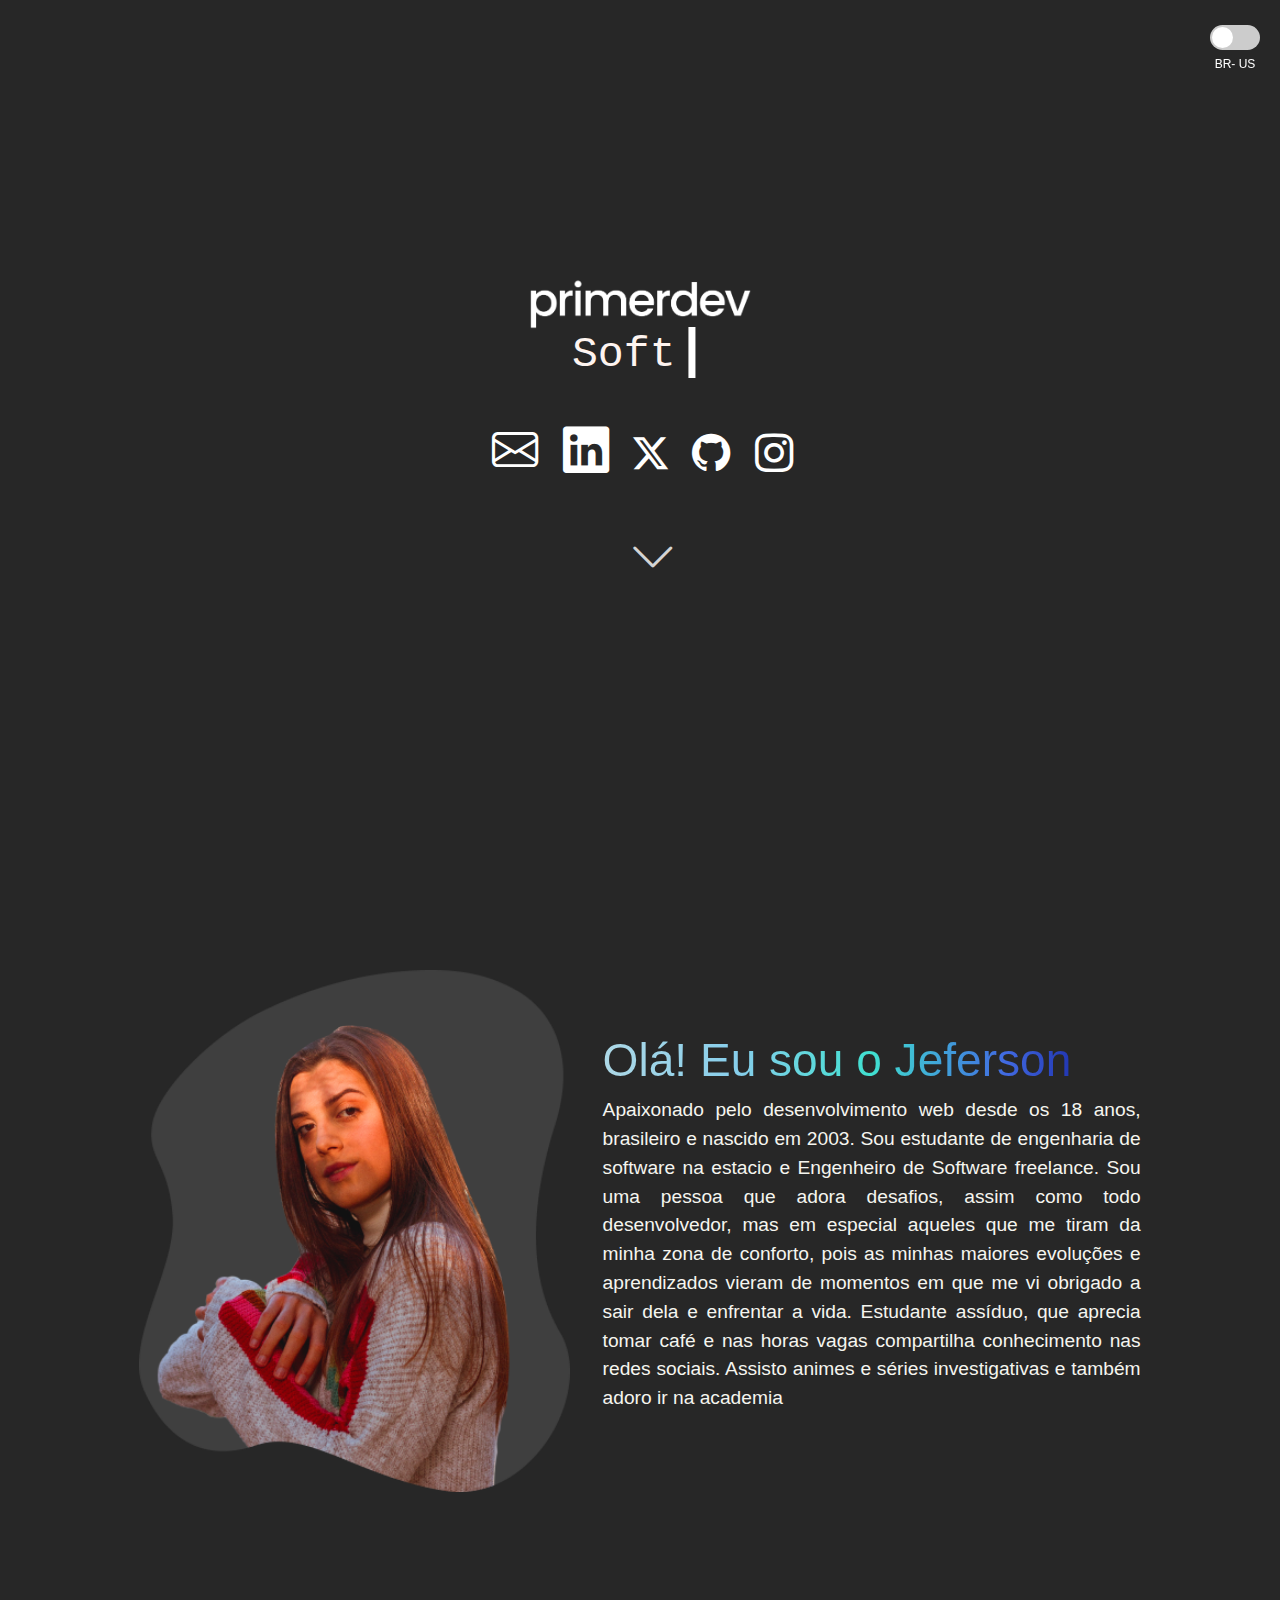
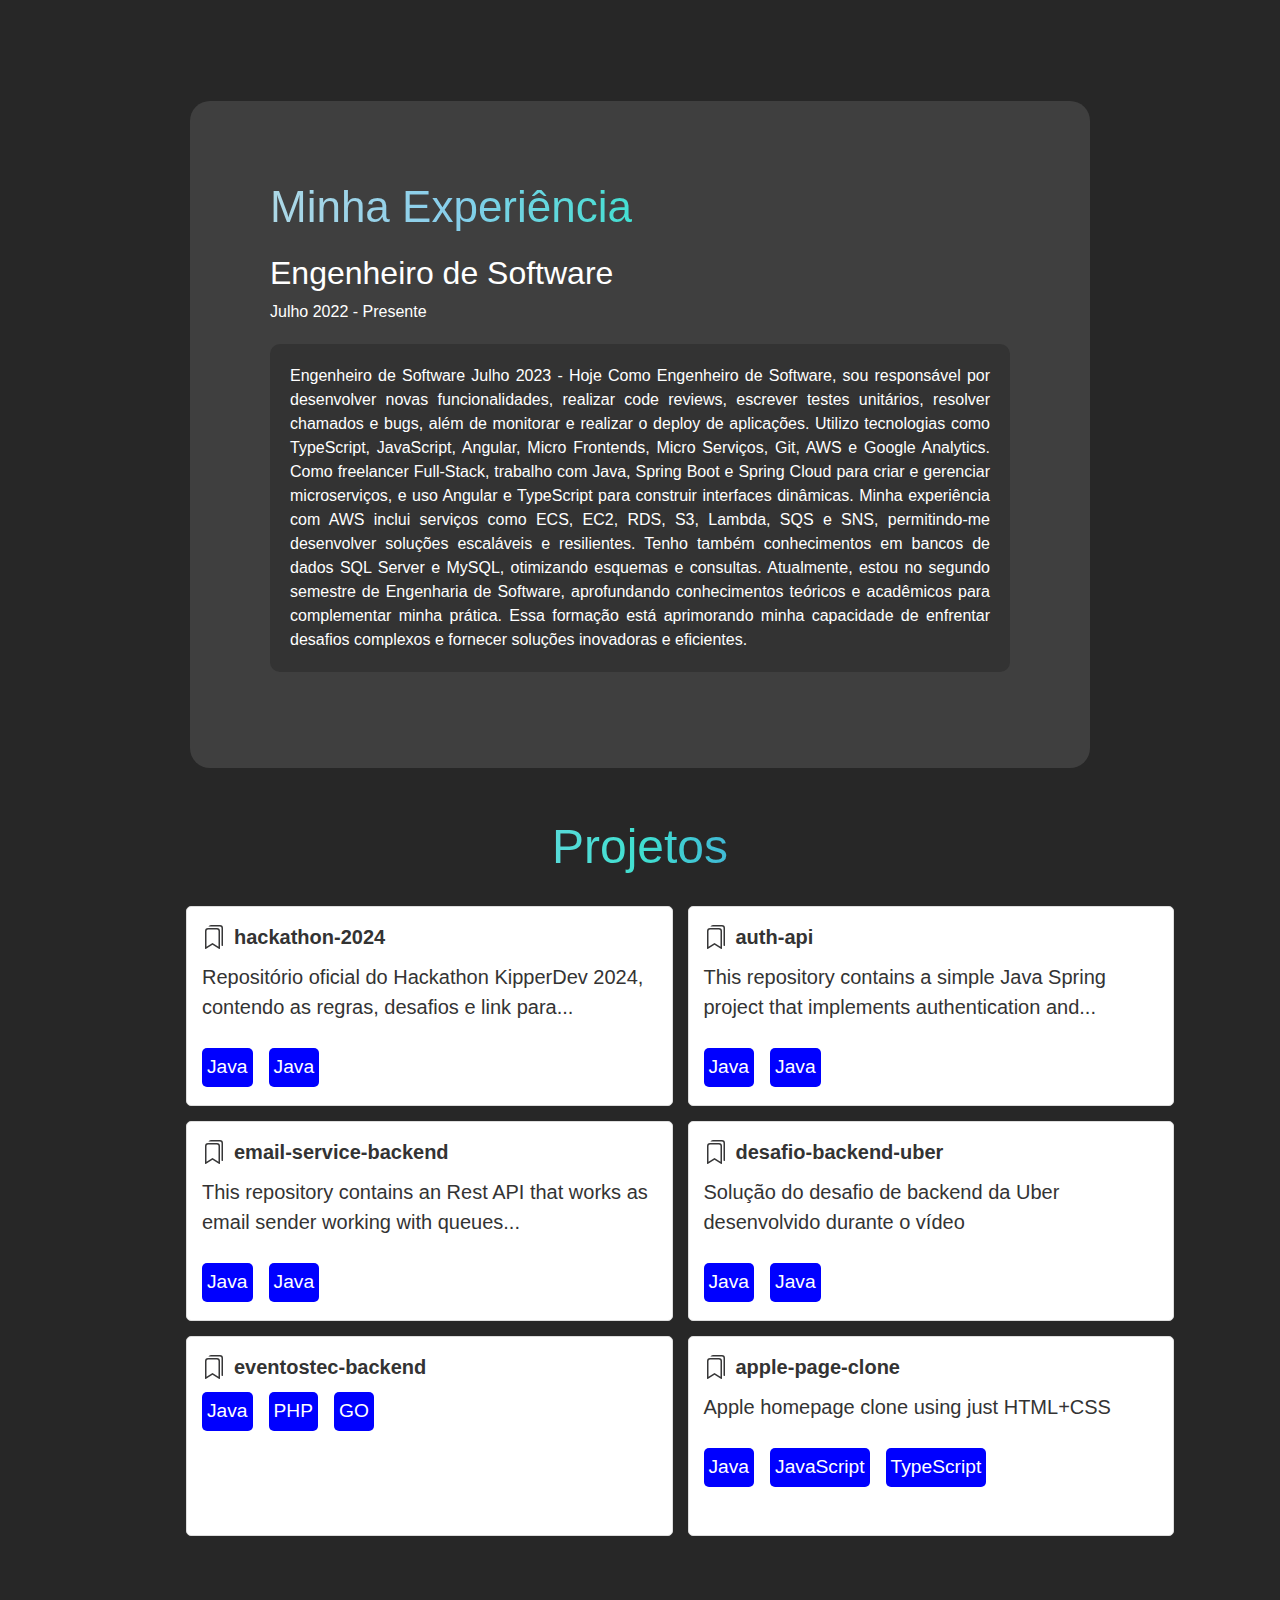
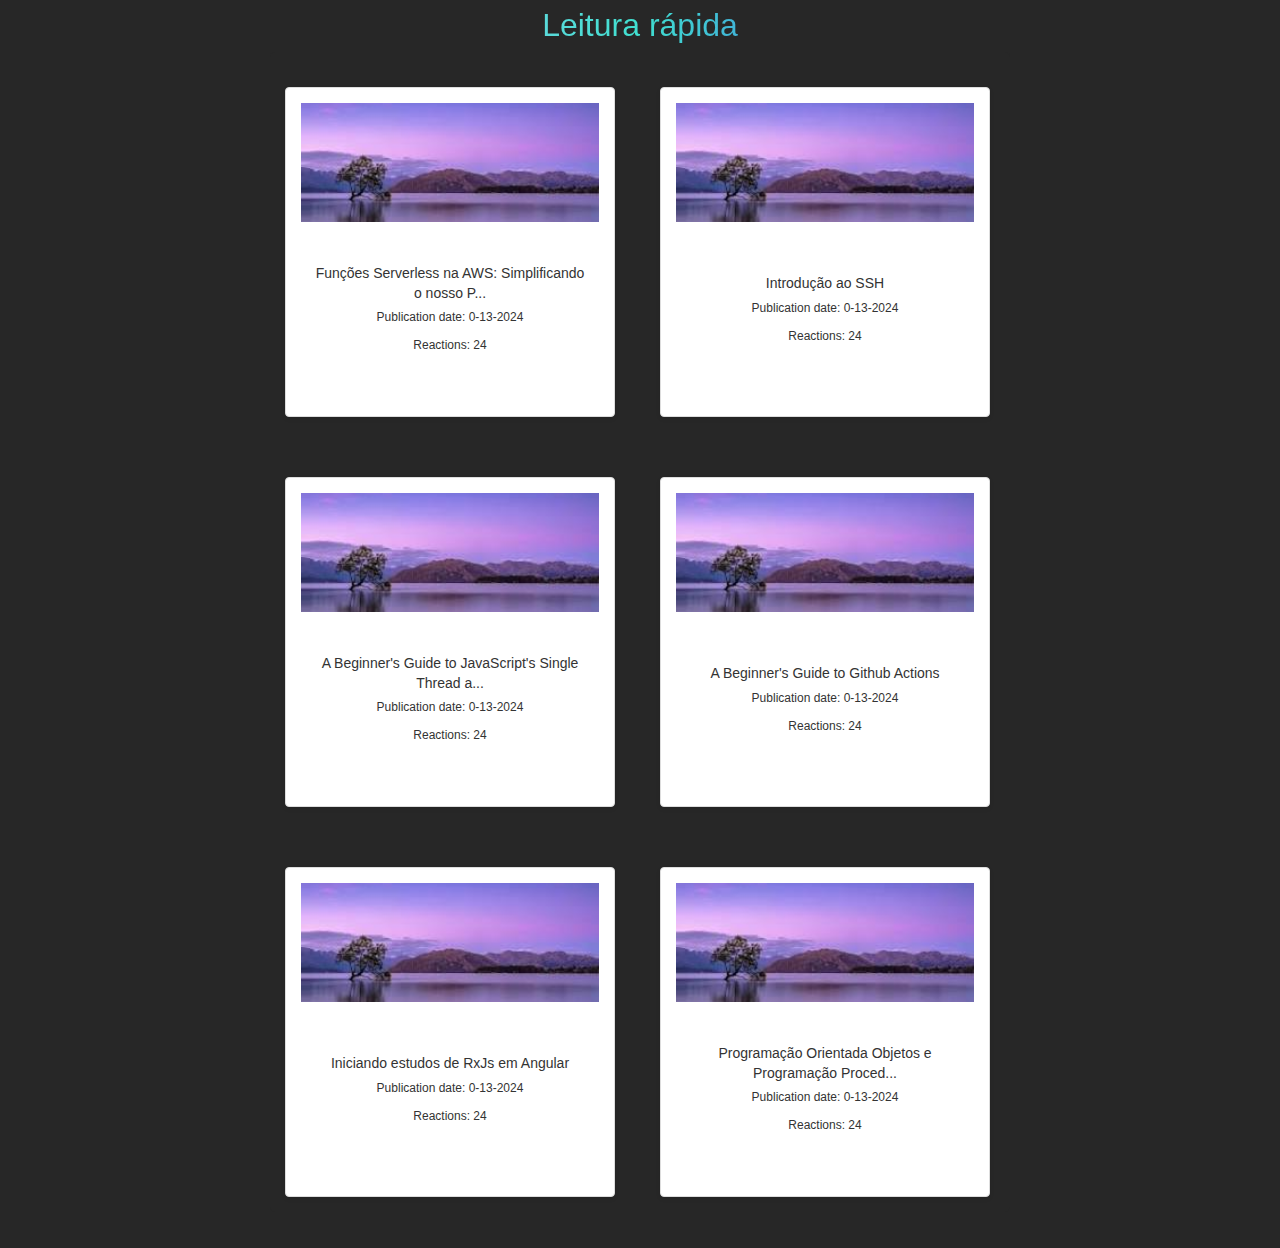
<file: index.html>
<!DOCTYPE html>
<html lang="pt-br">
<head>
  <meta charset="UTF-8">
  <meta http-equiv="X-UA-Compatible" content="ie=edge">
  <meta name="viewport" content="width=device-width, initial-scale=1.0">
  <link rel="stylesheet" href="https://cdn.jsdelivr.net/npm/bootstrap-icons@1.11.3/font/bootstrap-icons.min.css">
  <link href="https://cdn.jsdelivr.net/npm/bootstrap@5.3.3/dist/css/bootstrap.min.css" rel="stylesheet" integrity="sha384-QWTKZyjpPEjISv5WaRU9OFeRpok6YctnYmDr5pNlyT2bRjXh0JMhjY6hW+ALEwIH" crossorigin="anonymous">
  <link rel="stylesheet" href="css/style.css"> 
  <link rel="icon" href="img/favicon.png">
  <title id="page-title">Jeferson Primer</title>
</head>
<body>
  <header>
    <div class="toggle-container">
      <input class="toggle-input" id="lang-toggle" type="checkbox" aria-label="Toggle Button">
      <label class="toggle-label" for="lang-toggle"></label>
      <div class="legend">
        <span>BR</span>
        <span>US</span>
      </div>
    </div>
  </header>
  <main class="container">
    <section class="capa">
      <img src="img/logo-antiga.png" alt="logo" class="logo">
      <div id="text-container">
        <span id="profissao"></span><span id="cursor">|</span>
      </div>
      <div class="social-icons">
        <a href="mailto:contato.primerdev@gmail.com" id="email" target="_blank"><i class="bi bi-envelope"></i></a>
        <a href="https://www.linkedin.com/in/jeferson-primer/" id="linkedin" target="_blank"><i class="bi bi-linkedin"></i></a>
        <a href="https://twitter.com/Jeferson_Primer" id="twitter" target="_blank"><i class="bi bi-twitter-x"></i></a>
        <a href="https://github.com/jefersonprimer" id="github" target="_blank"><i class="bi bi-github"></i></a>
        <a href="https://www.instagram.com/jefersonprimer/" id="instagram" target="_blank"><i class="bi bi-instagram"></i></a>
        <div class="scroll-down-indicator">
          <i class="bi bi-chevron-down"></i>
        </div>
      </div>
    </section>
    <div class="container centered-about">
      <section class="about">
        <img src="img/about-me.png" alt="about" class="about-img">
        <div class="about-me-text">
          <h2 id="about-title">Olá! Eu sou o Jeferson</h2>
          <p id="about-text">
            Apaixonado pelo desenvolvimento web desde os 18 anos, brasileiro e nascido em 2003. Sou estudante de engenharia de software na estacio e Engenheiro de Software freelance. Sou uma pessoa que adora desafios, assim como todo desenvolvedor, mas em especial aqueles que me tiram da minha zona de conforto, pois as minhas maiores evoluções e aprendizados vieram de momentos em que me vi obrigado a sair dela e enfrentar a vida. Estudante assíduo, que aprecia tomar café e nas horas vagas compartilha conhecimento nas redes sociais. Assisto animes e séries investigativas e também adoro ir na academia.
          </p>
        </div>
      </section>
    </div>
    <div class="bloco-experience">
      <section class="experience">
        <div class="experience-info">
          <h1 id="experience-title">Minha Experiência</h1>
          <h2 id="cargo">Software Engineer</h2>
          <p id="data">Julho 2022 - Presente</p>

          <div class="experience-text-div">
            <p id="experience-text">
              Engenheiro de Software Freelancer
              Julho 2023 - Hoje
              As a Software Engineer, I am responsible for developing new features, carrying out code reviews, writing unit tests, resolving tickets and bugs, in addition to monitoring and deploying applications. I use technologies such as TypeScript, JavaScript, Angular, Micro Frontends, Micro Services, Git, AWS and Google Analytics.

              As a Full-Stack freelancer, I work with Java, Spring Boot and Spring Cloud to create and manage microservices, and use Angular and TypeScript to build dynamic interfaces. My experience with AWS includes services such as ECS, EC2, RDS, S3, Lambda, SQS and SNS, allowing me to develop scalable and resilient solutions. I also have knowledge in SQL Server and MySQL databases, optimizing schemas and queries.

              Currently, I am in the second semester of Software Engineering, deepening theoretical and academic knowledge to complement my practice. This training is enhancing my ability to face complex challenges and provide innovative and efficient solutions.
      
              <strong>Tecnologias</strong>: Typescript, Javascript, Angular, Micro Frontends, Micro Serviços, Angular, Git, AWS Services, Google Analytics.
            </p>
          </div>
        </div>
      </section>
    </div>
    <section class="projects">
      <h2 id="projects-title">Projetos</h2>
      <div class="project-links">
        <a href="https://github.com/jefersonprimo/micro-frontends-example" class="project-link">
          <div class="title-project-svg">
            <svg stroke="currentColor" fill="currentColor" stroke-width="0" viewBox="0 0 16 16" color="#373738" height="1.5rem" width="1.5rem" xmlns="http://www.w3.org/2000/svg" style="color: rgb(55, 55, 56);"><path d="M2 4a2 2 0 0 1 2-2h6a2 2 0 0 1 2 2v11.5a.5.5 0 0 1-.777.416L7 13.101l-4.223 2.815A.5.5 0 0 1 2 15.5V4zm2-1a1 1 0 0 0-1 1v10.566l3.723-2.482a.5.5 0 0 1 .554 0L11 14.566V4a1 1 0 0 0-1-1H4z"></path><path d="M4.268 1H12a1 1 0 0 1 1 1v11.768l.223.148A.5.5 0 0 0 14 13.5V2a2 2 0 0 0-2-2H6a2 2 0 0 0-1.732 1z"></path></svg>
            <strong class="title-svg">hackathon-2024</strong>
          </div>
          <p>Repositório oficial do Hackathon KipperDev 2024, contendo as regras, desafios e link para...</p>
          <div class="language-container">
            <p id="language">Java</p>
            <p id="language">Java</p>
          </div>
        </a>
        <a href="https://github.com/jefersonprimo/micro-services-example" class="project-link">
          <div class="title-project-svg">
            <svg stroke="currentColor" fill="currentColor" stroke-width="0" viewBox="0 0 16 16" color="#373738" height="1.5rem" width="1.5rem" xmlns="http://www.w3.org/2000/svg" style="color: rgb(55, 55, 56);"><path d="M2 4a2 2 0 0 1 2-2h6a2 2 0 0 1 2 2v11.5a.5.5 0 0 1-.777.416L7 13.101l-4.223 2.815A.5.5 0 0 1 2 15.5V4zm2-1a1 1 0 0 0-1 1v10.566l3.723-2.482a.5.5 0 0 1 .554 0L11 14.566V4a1 1 0 0 0-1-1H4z"></path><path d="M4.268 1H12a1 1 0 0 1 1 1v11.768l.223.148A.5.5 0 0 0 14 13.5V2a2 2 0 0 0-2-2H6a2 2 0 0 0-1.732 1z"></path></svg>
            <strong class="title-svg">auth-api</strong>
          </div>
          <p>This repository contains a simple Java Spring project that implements authentication and...</p>
          <div class="language-container">
            <p id="language">Java</p>
            <p id="language">Java</p>
          </div>
        </a>
        <a href="https://github.com/jefersonprimo/angular-example" class="project-link">
          <div class="title-project-svg">
            <svg stroke="currentColor" fill="currentColor" stroke-width="0" viewBox="0 0 16 16" color="#373738" height="1.5rem" width="1.5rem" xmlns="http://www.w3.org/2000/svg" style="color: rgb(55, 55, 56);"><path d="M2 4a2 2 0 0 1 2-2h6a2 2 0 0 1 2 2v11.5a.5.5 0 0 1-.777.416L7 13.101l-4.223 2.815A.5.5 0 0 1 2 15.5V4zm2-1a1 1 0 0 0-1 1v10.566l3.723-2.482a.5.5 0 0 1 .554 0L11 14.566V4a1 1 0 0 0-1-1H4z"></path><path d="M4.268 1H12a1 1 0 0 1 1 1v11.768l.223.148A.5.5 0 0 0 14 13.5V2a2 2 0 0 0-2-2H6a2 2 0 0 0-1.732 1z"></path></svg>
            <strong class="title-svg">email-service-backend</strong>
          </div>
          <p>This repository contains an Rest API that works as email sender working with queues...</p>
          <div class="language-container">
            <p id="language">Java</p>
            <p id="language">Java</p>
          </div>
        </a>
        <a href="https://github.com/jefersonprimo/micro-frontends-example" class="project-link">
          <div class="title-project-svg">
            <svg stroke="currentColor" fill="currentColor" stroke-width="0" viewBox="0 0 16 16" color="#373738" height="1.5rem" width="1.5rem" xmlns="http://www.w3.org/2000/svg" style="color: rgb(55, 55, 56);"><path d="M2 4a2 2 0 0 1 2-2h6a2 2 0 0 1 2 2v11.5a.5.5 0 0 1-.777.416L7 13.101l-4.223 2.815A.5.5 0 0 1 2 15.5V4zm2-1a1 1 0 0 0-1 1v10.566l3.723-2.482a.5.5 0 0 1 .554 0L11 14.566V4a1 1 0 0 0-1-1H4z"></path><path d="M4.268 1H12a1 1 0 0 1 1 1v11.768l.223.148A.5.5 0 0 0 14 13.5V2a2 2 0 0 0-2-2H6a2 2 0 0 0-1.732 1z"></path></svg>
            <strong class="title-svg">desafio-backend-uber</strong>
          </div>
          <p>Solução do desafio de backend da Uber desenvolvido durante o vídeo</p>
          <div class="language-container">
            <p id="language">Java</p>
            <p id="language">Java</p>
          </div>
        </a>
        <a href="https://github.com/jefersonprimo/micro-services-example" class="project-link">
          <div class="title-project-svg">
            <svg stroke="currentColor" fill="currentColor" stroke-width="0" viewBox="0 0 16 16" color="#373738" height="1.5rem" width="1.5rem" xmlns="http://www.w3.org/2000/svg" style="color: rgb(55, 55, 56);"><path d="M2 4a2 2 0 0 1 2-2h6a2 2 0 0 1 2 2v11.5a.5.5 0 0 1-.777.416L7 13.101l-4.223 2.815A.5.5 0 0 1 2 15.5V4zm2-1a1 1 0 0 0-1 1v10.566l3.723-2.482a.5.5 0 0 1 .554 0L11 14.566V4a1 1 0 0 0-1-1H4z"></path><path d="M4.268 1H12a1 1 0 0 1 1 1v11.768l.223.148A.5.5 0 0 0 14 13.5V2a2 2 0 0 0-2-2H6a2 2 0 0 0-1.732 1z"></path></svg>
            <strong class="title-svg">eventostec-backend</strong>
          </div>
          <div class="language-container">
            <p id="language">Java</p>
            <p id="language">PHP</p>
            <p id="language">GO</p>
          </div>
        </a>
        <a href="https://github.com/jefersonprimo/angular-example" class="project-link">
          <div class="title-project-svg">
            <svg stroke="currentColor" fill="currentColor" stroke-width="0" viewBox="0 0 16 16" color="#373738" height="1.5rem" width="1.5rem" xmlns="http://www.w3.org/2000/svg" style="color: rgb(55, 55, 56);"><path d="M2 4a2 2 0 0 1 2-2h6a2 2 0 0 1 2 2v11.5a.5.5 0 0 1-.777.416L7 13.101l-4.223 2.815A.5.5 0 0 1 2 15.5V4zm2-1a1 1 0 0 0-1 1v10.566l3.723-2.482a.5.5 0 0 1 .554 0L11 14.566V4a1 1 0 0 0-1-1H4z"></path><path d="M4.268 1H12a1 1 0 0 1 1 1v11.768l.223.148A.5.5 0 0 0 14 13.5V2a2 2 0 0 0-2-2H6a2 2 0 0 0-1.732 1z"></path></svg>
            <strong class="title-svg">apple-page-clone</strong>
          </div>
          <p>Apple homepage clone using just HTML+CSS</p>
          <div class="language-container">
            <p id="language">Java</p>
            <p id="language">JavaScript</p>
            <p id="language">TypeScript</p>
          </div>
        </a>
      </div>
    </section>
    <section class="leitura-rapida">
      <h2 id="leitura-rapida-title">Leitura rápida</h2>
      <div class="leitura-links">
        <a href="https://github.com/jefersonprimo/micro-frontends-example" class="project-link">
          <img src="img/download.jpg" alt="">
          <div class="text-leitura">
            <h3>Funções Serverless na AWS: Simplificando o nosso P...</h3>
            <p>Publication date: 0-13-2024</p>
            <p>Reactions: 24</p>
          </div>
        </a>
        <a href="https://github.com/jefersonprimo/micro-services-example" class="project-link">
          <img src="img/download.jpg" alt="">
          <div class="text-leitura">
            <h3>Introdução ao SSH</h3>
            <p>Publication date: 0-13-2024</p>
            <p>Reactions: 24</p>
          </div>
        </a>
        <a href="https://github.com/jefersonprimo/angular-example" class="project-link">
          <img src="img/download.jpg" alt="">
          <div class="text-leitura">
            <h3>A Beginner's Guide to JavaScript's Single Thread a...</h3>
            <p>Publication date: 0-13-2024</p>
            <p>Reactions: 24</p>
          </div>
        </a>
        <a href="https://github.com/jefersonprimo/micro-frontends-example" class="project-link">
          <img src="img/download.jpg" alt="">
          <div class="text-leitura">
            <h3>A Beginner's Guide to Github Actions</h3>
            <p>Publication date: 0-13-2024</p>
            <p>Reactions: 24</p>
          </div>
        </a>
        <a href="https://github.com/jefersonprimo/micro-services-example" class="project-link">
          <img src="img/download.jpg" alt="">
          <div class="text-leitura">
            <h3>Iniciando estudos de RxJs em Angular</h3>
            <p>Publication date: 0-13-2024</p>
            <p>Reactions: 24</p>
          </div>
        </a>
        <a href="https://github.com/jefersonprimo/angular-example" class="project-link">
          <img src="img/download.jpg" alt="">
          <div class="text-leitura">
            <h3>Programação Orientada Objetos e Programação Proced...</h3>
            <p>Publication date: 0-13-2024</p>
            <p>Reactions: 24</p>
          </div>
        </a>
      </div>
    </section>
  </main>
  <footer></footer>
  <script src="js/script.js"></script>
  <script src="js/language.js"></script>
  
  <div class="scroll-up-indicator" id="scrollUpButton">
    <i class="bi bi-arrow-up-circle"></i>
  </div>  
</body>
</html>
</file>
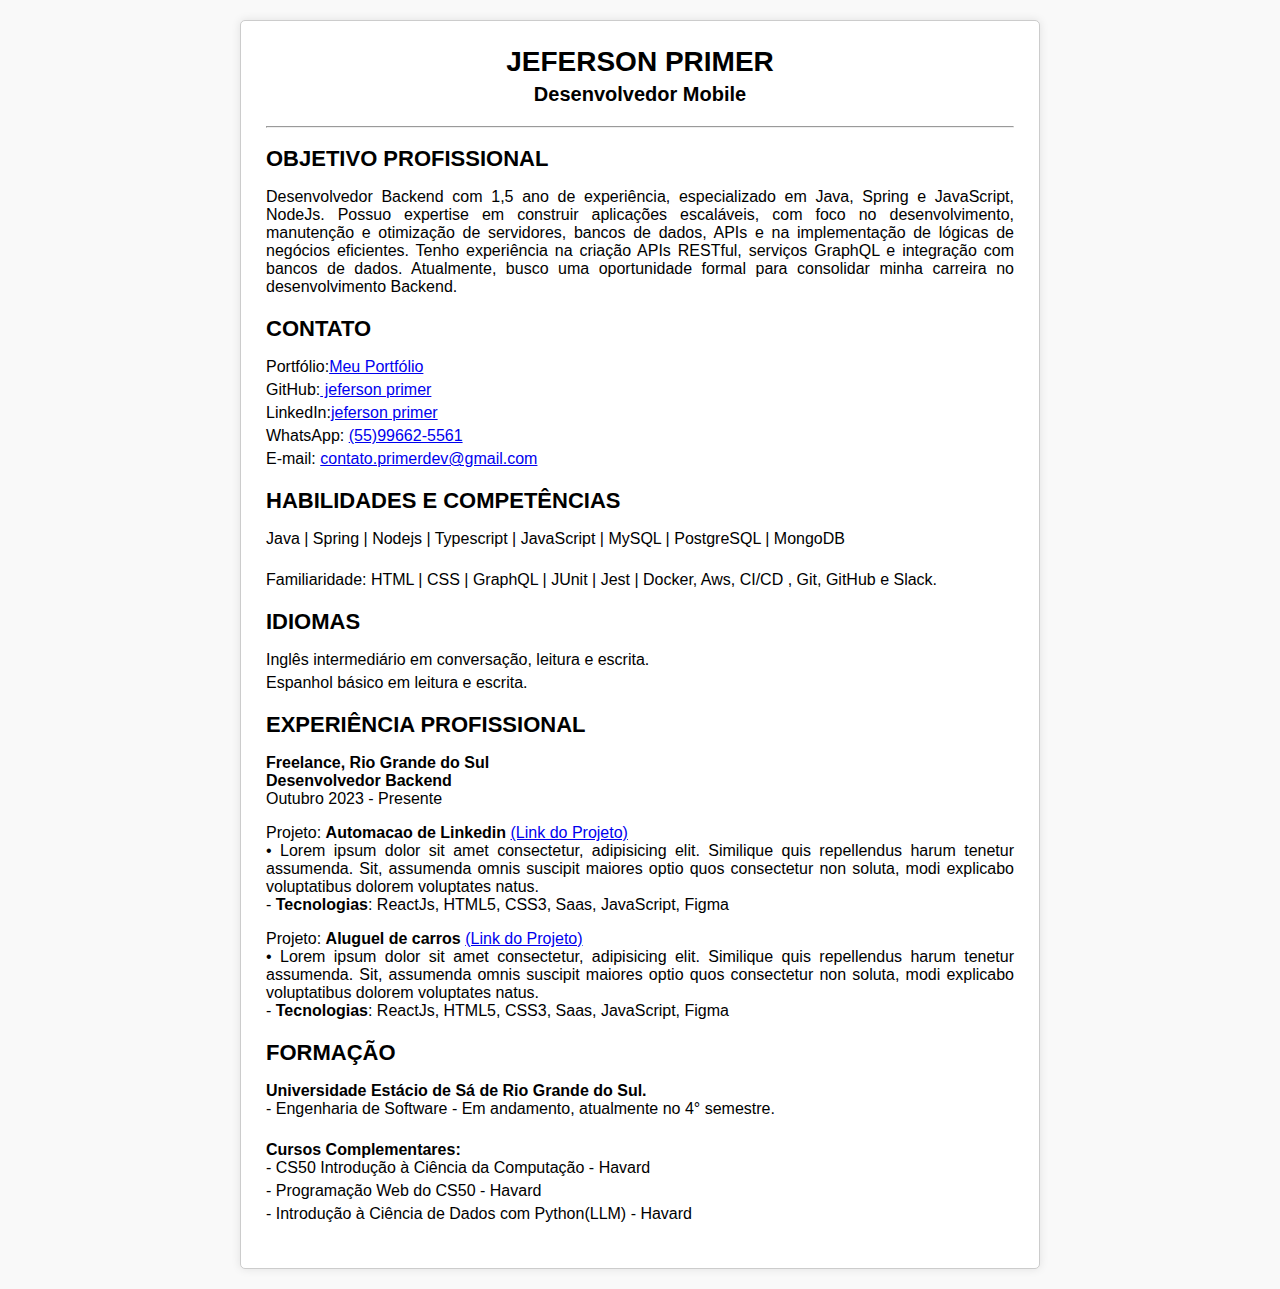
<file: curriculo-backend.html>
<html>
  <html lang="pt-BR">
    <head>
      <meta charset="UTF-8" />
      <meta name="viewport" content="width=device-width, initial-scale=1.0" />
      <meta
        name="description"
        content="Jeferson Primer - Desenvolvedor backend web. Objetivo profissional, contato, habilidades e competências, idiomas, experiência profissional e formação."
      />
      <title>Jeferson Primer</title>
      <style>
        body {
          margin: 20px 0;
          background-color: #f9f9f9;
          font-family: Arial, Helvetica, sans-serif;
          text-align: justify;
          @media (width < 40rem) {
            html {
              font-size: 70%;
            }
          }
        }
        .container {
          max-width: 800px;
          margin: 0 auto;
          padding: 25px;
          box-sizing: border-box;
          background-color: #fff;
          border: 1px solid #ccc;
          border-radius: 5px;
          box-shadow: 0 0 10px rgba(0, 0, 0, 0.1);
        }
        header {
          text-align: center;
          margin-bottom: 20px;
        }
        h1 {
          margin: 0;
          font-size: 28px;
        }
        h3 {
          margin: 5px 0;
          font-size: 20px;
        }
        section {
          margin-bottom: 20px;
        }
        h2 {
          margin-bottom: 10px;
          font-size: 22px;
        }
        ul {
          list-style-type: none;
          padding: 0;
        }
        li {
          margin-bottom: 5px;
        }
        @media only screen and (max-width: 600px) {
          .container {
            max-width: 100%;
            border-radius: 0;
          }
        }
      </style>
    </head>
    <body>
      <div class="container">
        <header>
          <h1>JEFERSON PRIMER</h1>
          <h3>Desenvolvedor Mobile</h3>
        </header>
        <hr />
        <section>
          <h2>OBJETIVO PROFISSIONAL</h2>

          <p>
            Desenvolvedor Backend com 1,5 ano de experiência, especializado em
            Java, Spring e JavaScript, NodeJs. Possuo expertise em construir
            aplicações escaláveis, com foco no desenvolvimento,
            manutenção e otimização de servidores, bancos de dados, APIs e na
            implementação de lógicas de negócios eficientes. Tenho experiência
            na criação APIs RESTful, serviços GraphQL e integração com bancos de
            dados. Atualmente, busco uma oportunidade formal para consolidar
            minha carreira no desenvolvimento Backend.
          </p>
        </section>
        <section>
          <h2>CONTATO</h2>
          <ul>
            <li>
              Portfólio:<a href="index02.html" target="_blank">Meu Portfólio</a>
            </li>
            <li>
              GitHub:<a
                href="https://github.com/jefersonprimer"
                target="_blank"
              >
                jeferson primer</a
              >
            </li>
            <li>
              LinkedIn:<a
                href="https://linkedin.com/in/jeferson-primer"
                target="_blank"
                >jeferson primer</a
              >
            </li>
            <li>
              WhatsApp:
              <a href="https://wa.me/996625561" target="_blank"
                >(55)99662-5561</a
              >
            </li>
            <li>
              E-mail:
              <a href="mailto:contato.primerdev@gmail.com"
                >contato.primerdev@gmail.com</a
              >
            </li>
          </ul>
        </section>
        <section>
          <h2>HABILIDADES E COMPETÊNCIAS</h2>
          <ul>
            <li>
              Java | Spring | Nodejs | Typescript | JavaScript | MySQL |
              PostgreSQL | MongoDB
            </li>
            <br />
            <li>
              Familiaridade: HTML | CSS | GraphQL | JUnit | Jest | Docker,
              Aws, CI/CD , Git, GitHub e Slack.
            </li>
          </ul>
        </section>
        <section>
          <h2>IDIOMAS</h2>
          <ul>
            <li>Inglês intermediário em conversação, leitura e escrita.</li>
            <li>Espanhol básico em leitura e escrita.</li>
          </ul>
        </section>
        <section>
          <h2>EXPERIÊNCIA PROFISSIONAL</h2>
          <ul>
            <li>
              <strong>Freelance, Rio Grande do Sul</strong>
              <br /><strong>Desenvolvedor Backend</strong> <br />Outubro 2023 -
              Presente
              <ul>
                <li>
                  <p>
                    Projeto: <strong>Automacao de Linkedin</strong>
                    <a href="https://github.com/jefersonprimer" target="_blank"
                      >(Link do Projeto)</a
                    >
                    <br />• Lorem ipsum dolor sit amet consectetur, adipisicing
                    elit. Similique quis repellendus harum tenetur assumenda.
                    Sit, assumenda omnis suscipit maiores optio quos consectetur
                    non soluta, modi explicabo voluptatibus dolorem voluptates
                    natus. <br />- <strong>Tecnologias</strong>: ReactJs, HTML5,
                    CSS3, Saas, JavaScript, Figma
                  </p>
                </li>
                <li>
                  <p>
                    Projeto: <strong>Aluguel de carros</strong>
                    <a href="https://github.com/jefersonprimer" target="_blank"
                      >(Link do Projeto)</a
                    >
                    <br />• Lorem ipsum dolor sit amet consectetur, adipisicing
                    elit. Similique quis repellendus harum tenetur assumenda.
                    Sit, assumenda omnis suscipit maiores optio quos consectetur
                    non soluta, modi explicabo voluptatibus dolorem voluptates
                    natus. <br />- <strong>Tecnologias</strong>: ReactJs, HTML5,
                    CSS3, Saas, JavaScript, Figma
                  </p>
                </li>
              </ul>
            </li>
          </ul>
        </section>
        <section>
          <h2>FORMAÇÃO</h2>
          <ul>
            <li>
              <strong>Universidade Estácio de Sá de Rio Grande do Sul.</strong>
              <br />- Engenharia de Software - Em andamento, atualmente no 4°
              semestre.
            </li>
            <br />
            <strong>Cursos Complementares:</strong>
            <li>- CS50 Introdução à Ciência da Computação - Havard</li>
            <li>- Programação Web do CS50 - Havard</li>
            <li>- Introdução à Ciência de Dados com Python(LLM) - Havard</li>
          </ul>
        </section>
      </div>
    </body>
  </html>
</html>
</file>
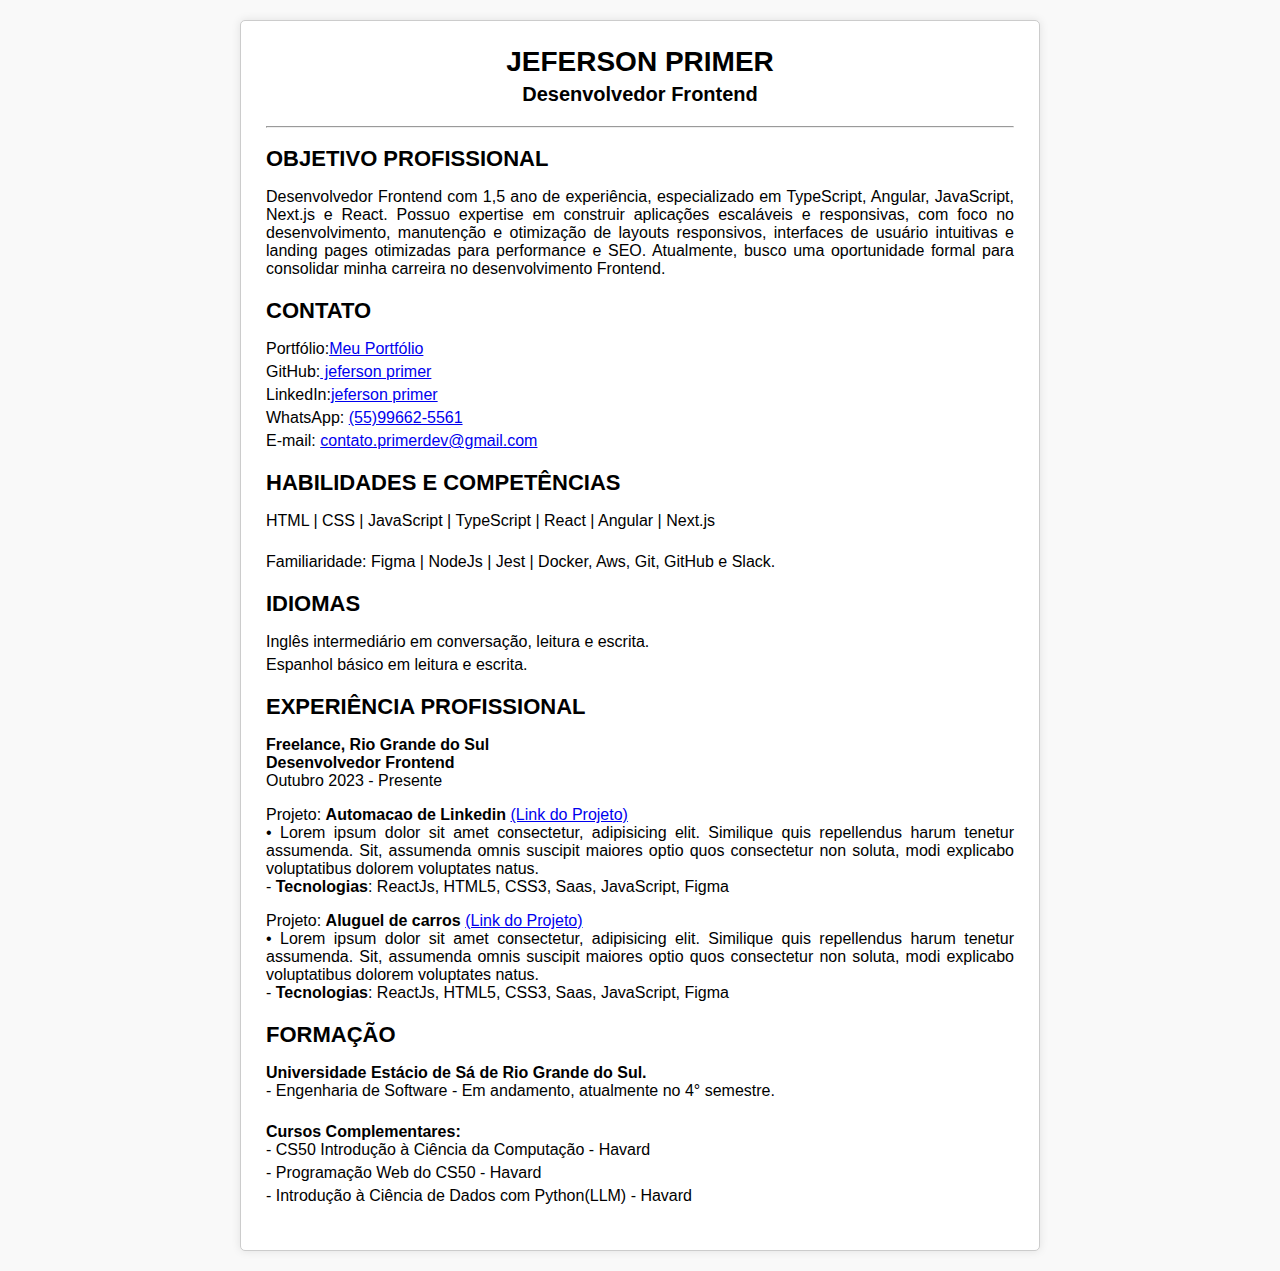
<file: curriculo-frontend.html>
<html>
<html lang="pt-BR">
  <head>
    <meta charset="UTF-8" />
    <meta name="viewport" content="width=device-width, initial-scale=1.0" />
    <meta
      name="description"
      content="Jeferson Primer - Desenvolvedor Frontend. Objetivo profissional, contato, habilidades e competências, idiomas, experiência profissional e formação."
    />
    <title>Jeferson Primer</title>
    <style>
      body {
        margin: 20px 0;
        background-color: #f9f9f9;
        font-family: Arial, Helvetica, sans-serif;
        text-align: justify;
        @media (width < 40rem) {
          html {
            font-size: 70%;
          }
        }
      }
      .container {
        max-width: 800px;
        margin: 0 auto;
        padding: 25px;
        box-sizing: border-box;
        background-color: #fff;
        border: 1px solid #ccc;
        border-radius: 5px;
        box-shadow: 0 0 10px rgba(0, 0, 0, 0.1);
      }
      header {
        text-align: center;
        margin-bottom: 20px;
      }
      h1 {
        margin: 0;
        font-size: 28px;
      }
      h3 {
        margin: 5px 0;
        font-size: 20px;
      }
      section {
        margin-bottom: 20px;
      }
      h2 {
        margin-bottom: 10px;
        font-size: 22px;
      }
      ul {
        list-style-type: none;
        padding: 0;
      }
      li {
        margin-bottom: 5px;
      }
      @media only screen and (max-width: 600px) {
        .container {
          max-width: 100%;
          border-radius: 0;
        }
      }
    </style>
  </head>
  <body>
    <div class="container">
      <header>
        <h1>JEFERSON PRIMER</h1>
        <h3>Desenvolvedor Frontend</h3>
      </header>
      <hr />
      <section>
        <h2>OBJETIVO PROFISSIONAL</h2>

        <p>Desenvolvedor Frontend com 1,5 ano de experiência, especializado em TypeScript, Angular, JavaScript, Next.js e React. Possuo expertise em construir aplicações escaláveis e responsivas, com foco no desenvolvimento, manutenção e otimização de layouts responsivos, interfaces de usuário intuitivas e landing pages otimizadas para performance e SEO. Atualmente, busco uma oportunidade formal para consolidar minha carreira no desenvolvimento Frontend.</p>
      </section>
      <section>
        <h2>CONTATO</h2>
        <ul>
          <li>
            Portfólio:<a href="index02.html" target="_blank">Meu Portfólio</a>
          </li>
          <li>
            GitHub:<a
              href="https://github.com/jefersonprimer"
              target="_blank"
            >
              jeferson primer</a
            >
          </li>
          <li>
            LinkedIn:<a
              href="https://linkedin.com/in/jeferson-primer"
              target="_blank"
              >jeferson primer</a
            >
          </li>
          <li>
            WhatsApp:
            <a href="https://wa.me/996625561" target="_blank"
              >(55)99662-5561</a
            >
          </li>
          <li>
            E-mail:
            <a href="mailto:contato.primerdev@gmail.com"
              >contato.primerdev@gmail.com</a
            >
          </li>
        </ul>
      </section>
      <section>
        <h2>HABILIDADES E COMPETÊNCIAS</h2>
        <ul>
          <li>
            HTML | CSS | JavaScript | TypeScript | React | Angular | Next.js
          </li>
          <br>
          <li>
            Familiaridade: Figma | NodeJs | Jest | Docker, Aws, Git, GitHub
            e Slack.
          </li>
        </ul>
      </section>
      <section>
        <h2>IDIOMAS</h2>
        <ul>
          <li>Inglês intermediário em conversação, leitura e escrita.</li>
          <li>Espanhol básico em leitura e escrita.</li>
        </ul>
      </section>
      <section>
        <h2>EXPERIÊNCIA PROFISSIONAL</h2>
        <ul>
          <li>
            <strong>Freelance, Rio Grande do Sul</strong>
            <br /><strong>Desenvolvedor Frontend</strong> <br />Outubro 2023 -
            Presente
            <ul>
              <li>
                <p>
                  Projeto: <strong>Automacao de Linkedin</strong>
                  <a href="https://github.com/jefersonprimer" target="_blank"
                    >(Link do Projeto)</a
                  >
                  <br />• Lorem ipsum dolor sit amet consectetur, adipisicing
                  elit. Similique quis repellendus harum tenetur assumenda. Sit,
                  assumenda omnis suscipit maiores optio quos consectetur non
                  soluta, modi explicabo voluptatibus dolorem voluptates natus.
                  <br />- <strong>Tecnologias</strong>: ReactJs, HTML5, CSS3,
                  Saas, JavaScript, Figma
                </p>
              </li>
              <li>
                <p>
                  Projeto: <strong>Aluguel de carros</strong>
                  <a href="https://github.com/jefersonprimer" target="_blank"
                    >(Link do Projeto)</a
                  >
                  <br />• Lorem ipsum dolor sit amet consectetur, adipisicing
                  elit. Similique quis repellendus harum tenetur assumenda. Sit,
                  assumenda omnis suscipit maiores optio quos consectetur non
                  soluta, modi explicabo voluptatibus dolorem voluptates natus.
                  <br />- <strong>Tecnologias</strong>: ReactJs, HTML5, CSS3,
                  Saas, JavaScript, Figma
                </p>
              </li>
            </ul>
          </li>
        </ul>
      </section>
      <section>
        <h2>FORMAÇÃO</h2>
        <ul>
          <li>
            <strong>Universidade Estácio de Sá de Rio Grande do Sul.</strong>
            <br />- Engenharia de Software - Em andamento, atualmente no 4°
            semestre.
          </li>
          <br />
          <strong>Cursos Complementares:</strong>
          <li>- CS50 Introdução à Ciência da Computação - Havard</li>
          <li>- Programação Web do CS50 - Havard</li>
          <li>- Introdução à Ciência de Dados com Python(LLM) - Havard</li>
        </ul>
      </section>
    </div>
  </body>
</html>
</file>
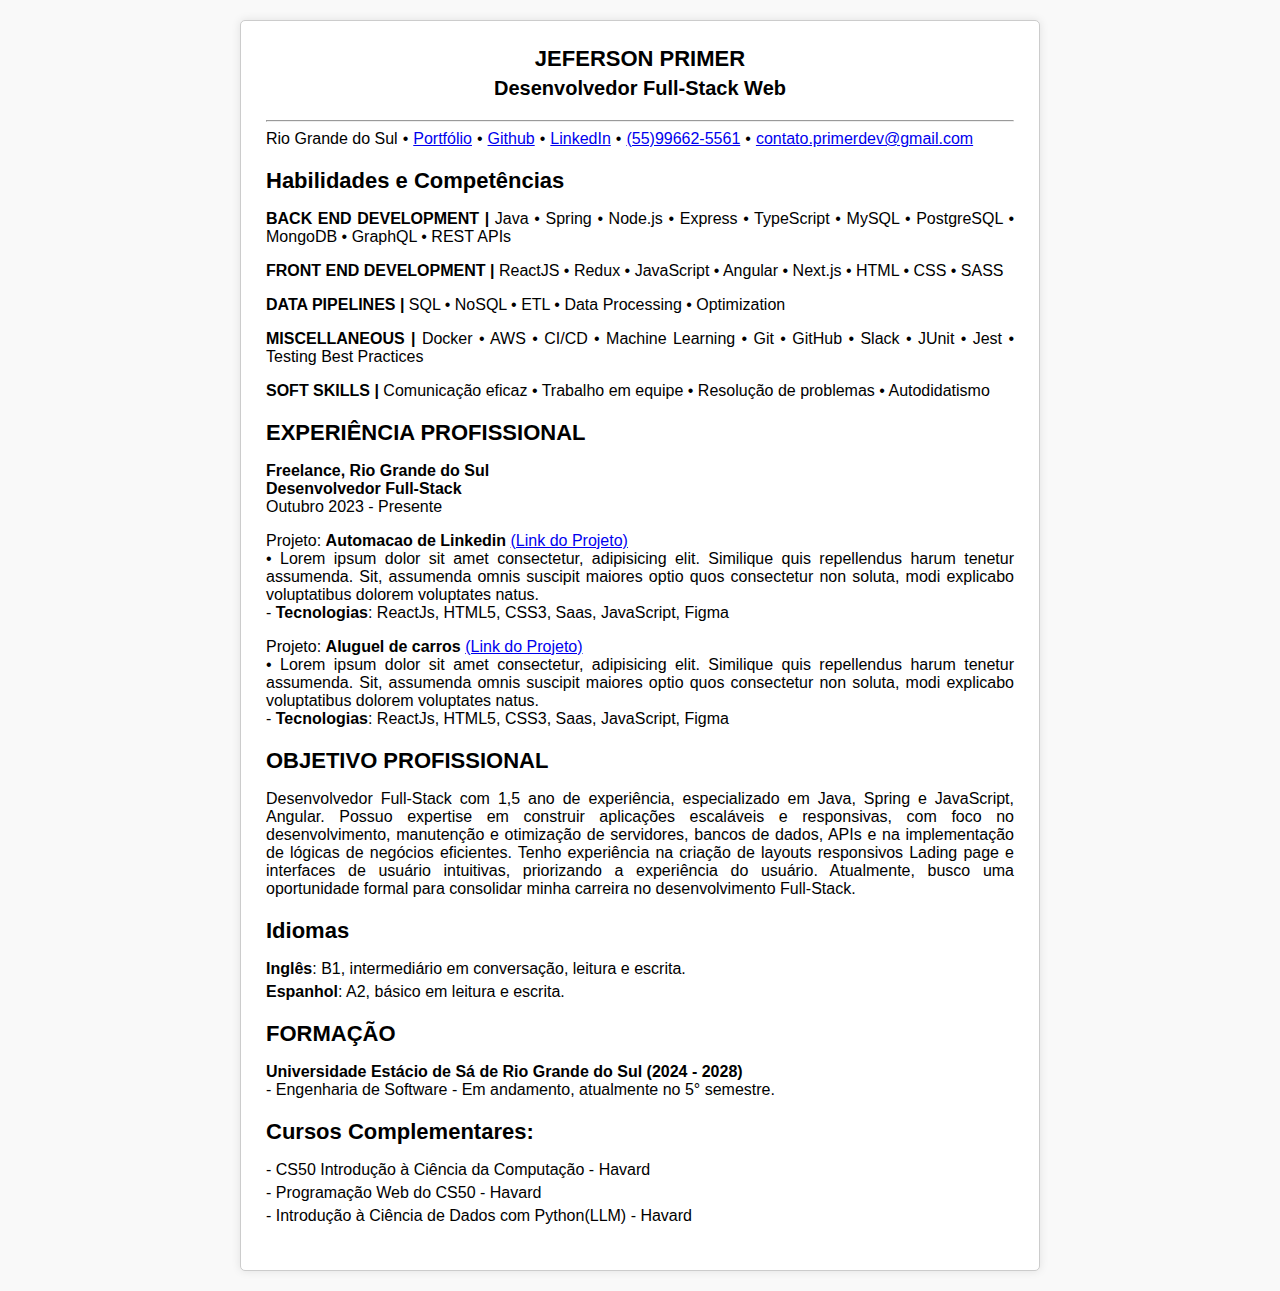
<file: curriculo-fullstatck.html>
<html lang="pt-BR">
  <head>
    <meta charset="UTF-8" />
    <meta name="viewport" content="width=device-width, initial-scale=1.0" />
    <meta
      name="description"
      content="Jeferson Primer - Desenvolvedor full-stack. Objetivo profissional, contato, habilidades e competências, idiomas, experiência profissional e formação."
    />
    <title>Jeferson Primer</title>
    <style>
      body {
        margin: 20px 0;
        background-color: #f9f9f9;
        font-family: Arial, Helvetica, sans-serif;
        text-align: justify;
      }
      .container {
        max-width: 800px;
        margin: 0 auto;
        padding: 25px;
        box-sizing: border-box;
        background-color: #fff;
        border: 1px solid #ccc;
        border-radius: 5px;
        box-shadow: 0 0 10px rgba(0, 0, 0, 0.1);
      }
      header {
        text-align: center;
        margin-bottom: 20px;
      }
      h1 {
        margin: 0;
        font-size: 22px;
      }
      h3 {
        margin: 5px 0;
        font-size: 20px;
      }
      section {
        margin-bottom: 20px;
      }
      h2 {
        margin-bottom: 10px;
        font-size: 22px;
      }
      ul {
        list-style-type: none;
        padding: 0;
      }
      li {
        margin-bottom: 5px;
      }
      @media only screen and (max-width: 600px) {
        .container {
          max-width: 100%;
          border-radius: 0;
        }
      }
      @media (max-width: 40rem) {
        html {
          font-size: 70%;
        }
      }
    </style>
  </head>
  <body>
    <div class="container">
      <header>
        <h1>JEFERSON PRIMER</h1>
        <h3>Desenvolvedor Full-Stack Web</h3>
      </header>
      <hr />
      <section>
        <div style="display: flex; gap: 5px; align-items: center;">
          <div>Rio Grande do Sul</div>
          <div>•</div>
          <div><a href="index02.html" target="_blank">Portfólio</a></div>
          <div>•</div>
          <div><a href="https://github.com/jefersonprimer" target="_blank">Github</a></div>
          <div>•</div>
          <div><a href="https://linkedin.com/in/jeferson-primer" target="_blank">LinkedIn</a></div>
          <div>•</div>
          <div><a href="https://wa.me/996625561" target="_blank">(55)99662-5561</a></div>
          <div>•</div>
          <div><a href="mailto:contato.primerdev@gmail.com">contato.primerdev@gmail.com</a></div>
        </div>
      </section>

      <section>
        <h2>Habilidades e Competências</h2>
        <div class="skills-list">
          <p><strong>BACK END DEVELOPMENT |</strong> Java • Spring • Node.js • Express • TypeScript • MySQL • PostgreSQL • MongoDB • GraphQL • REST APIs</p>
          <p><strong>FRONT END DEVELOPMENT |</strong> ReactJS • Redux • JavaScript • Angular • Next.js • HTML • CSS • SASS</p>
          <p><strong>DATA PIPELINES |</strong> SQL • NoSQL • ETL • Data Processing • Optimization </p>
          <p><strong>MISCELLANEOUS |</strong> Docker • AWS • CI/CD • Machine Learning • Git • GitHub • Slack • JUnit • Jest • Testing Best Practices</p>
          <p><strong>SOFT SKILLS |</strong> Comunicação eficaz • Trabalho em equipe • Resolução de problemas • Autodidatismo</p>
        </div>
      </section>
      <section>
        <h2>EXPERIÊNCIA PROFISSIONAL</h2>
        <ul>
          <li>
            <strong>Freelance, Rio Grande do Sul</strong>
            <br /><strong>Desenvolvedor Full-Stack</strong> <br />Outubro 2023
            - Presente
            <ul>
              <li>
                <p>
                  Projeto: <strong>Automacao de Linkedin</strong>
                  <a href="https://github.com/jefersonprimer" target="_blank"
                    >(Link do Projeto)</a
                  >
                  <br />• Lorem ipsum dolor sit amet consectetur, adipisicing
                  elit. Similique quis repellendus harum tenetur assumenda.
                  Sit, assumenda omnis suscipit maiores optio quos consectetur
                  non soluta, modi explicabo voluptatibus dolorem voluptates
                  natus. <br />- <strong>Tecnologias</strong>: ReactJs, HTML5,
                  CSS3, Saas, JavaScript, Figma
                </p>
              </li>
              <li>
                <p>
                  Projeto: <strong>Aluguel de carros</strong>
                  <a href="https://github.com/jefersonprimer" target="_blank"
                    >(Link do Projeto)</a
                  >
                  <br />• Lorem ipsum dolor sit amet consectetur, adipisicing
                  elit. Similique quis repellendus harum tenetur assumenda.
                  Sit, assumenda omnis suscipit maiores optio quos consectetur
                  non soluta, modi explicabo voluptatibus dolorem voluptates
                  natus. <br />- <strong>Tecnologias</strong>: ReactJs, HTML5,
                  CSS3, Saas, JavaScript, Figma
                </p>
              </li>
            </ul>
          </li>
        </ul>
      </section>
      <section>
        <h2>OBJETIVO PROFISSIONAL</h2>
        <p>
          Desenvolvedor Full-Stack com 1,5 ano de experiência, especializado em Java, Spring e JavaScript, Angular. Possuo expertise em construir
          aplicações escaláveis e responsivas, com foco no desenvolvimento, manutenção e otimização de servidores, bancos de dados, APIs e na
          implementação de lógicas de negócios eficientes. Tenho experiência na criação de layouts responsivos Lading page e interfaces de
          usuário intuitivas, priorizando a experiência do usuário. Atualmente, busco uma oportunidade formal para consolidar minha
          carreira no desenvolvimento Full-Stack.
        </p>
      </section>
      
      <section>
        <h2>Idiomas</h2>
        <ul>
          <li><strong>Inglês</strong>: B1, intermediário em conversação, leitura e escrita.</li>
          <li><strong>Espanhol</strong>: A2, básico em leitura e escrita.</li>
        </ul>
      </section>
      
      <section>
        <h2>FORMAÇÃO</h2>
        <ul>
          <li>
            <strong>Universidade Estácio de Sá de Rio Grande do Sul (2024 - 2028)</strong>
            <br />- Engenharia de Software - Em andamento, atualmente no 5° semestre.
          </li>
        </ul>
      </section>
      
      <section>
        <h2>Cursos Complementares:</h2>
        <ul>
          <li>- CS50 Introdução à Ciência da Computação - Havard</li>
          <li>- Programação Web do CS50 - Havard</li>
          <li>- Introdução à Ciência de Dados com Python(LLM) - Havard</li>
        </ul>
      </section>
    </div>
  </body>
</html>
</file>
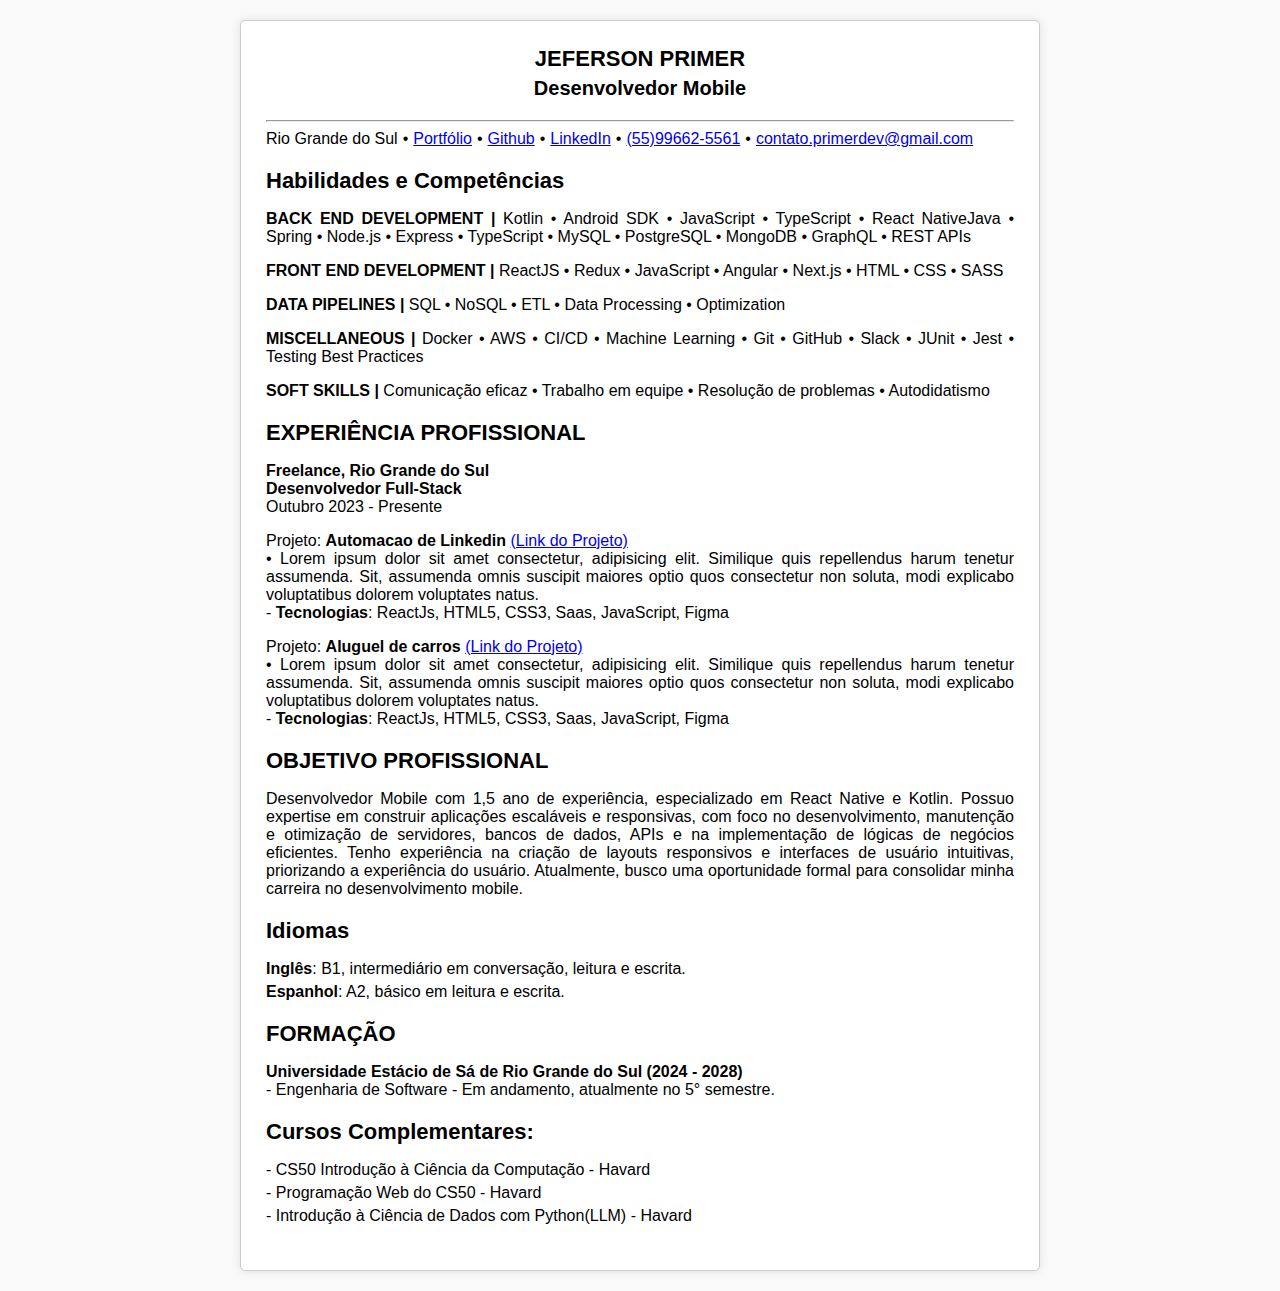
<file: curriculo-mobile.html>
<html lang="pt-BR">
  <head>
    <meta charset="UTF-8" />
    <meta name="viewport" content="width=device-width, initial-scale=1.0" />
    <meta
      name="description"
      content="Jeferson Primer - Desenvolvedor mobile. Objetivo profissional, contato, habilidades e competências, idiomas, experiência profissional e formação."
    />
    <title>Jeferson Primer</title>
    <style>
      body {
        margin: 20px 0;
        background-color: #f9f9f9;
        font-family: Arial, Helvetica, sans-serif;
        text-align: justify;
      }
      .container {
        max-width: 800px;
        margin: 0 auto;
        padding: 25px;
        box-sizing: border-box;
        background-color: #fff;
        border: 1px solid #ccc;
        border-radius: 5px;
        box-shadow: 0 0 10px rgba(0, 0, 0, 0.1);
      }
      header {
        text-align: center;
        margin-bottom: 20px;
      }
      h1 {
        margin: 0;
        font-size: 22px;
      }
      h3 {
        margin: 5px 0;
        font-size: 20px;
      }
      section {
        margin-bottom: 20px;
      }
      h2 {
        margin-bottom: 10px;
        font-size: 22px;
      }
      ul {
        list-style-type: none;
        padding: 0;
      }
      li {
        margin-bottom: 5px;
      }
      @media only screen and (max-width: 600px) {
        .container {
          max-width: 100%;
          border-radius: 0;
        }
      }
      @media (max-width: 40rem) {
        html {
          font-size: 70%;
        }
      }
    </style>
  </head>
  <body>
    <div class="container">
      <header>
        <h1>JEFERSON PRIMER</h1>
        <h3>Desenvolvedor Mobile</h3>
      </header>
      <hr />
      <section>
        <div style="display: flex; gap: 5px; align-items: center;">
          <div>Rio Grande do Sul</div>
          <div>•</div>
          <div><a href="index02.html" target="_blank">Portfólio</a></div>
          <div>•</div>
          <div><a href="https://github.com/jefersonprimer" target="_blank">Github</a></div>
          <div>•</div>
          <div><a href="https://linkedin.com/in/jeferson-primer" target="_blank">LinkedIn</a></div>
          <div>•</div>
          <div><a href="https://wa.me/996625561" target="_blank">(55)99662-5561</a></div>
          <div>•</div>
          <div><a href="mailto:contato.primerdev@gmail.com">contato.primerdev@gmail.com</a></div>
        </div>
      </section>

      <section>
        <h2>Habilidades e Competências</h2>
        <div class="skills-list">
          <p><strong>BACK END DEVELOPMENT |</strong> Kotlin • Android SDK • JavaScript • TypeScript • React NativeJava • Spring • Node.js • Express • TypeScript • MySQL • PostgreSQL • MongoDB • GraphQL • REST APIs</p>
          <p><strong>FRONT END DEVELOPMENT |</strong> ReactJS • Redux • JavaScript • Angular • Next.js • HTML • CSS • SASS</p>
          <p><strong>DATA PIPELINES |</strong> SQL • NoSQL • ETL • Data Processing • Optimization </p>
          <p><strong>MISCELLANEOUS |</strong> Docker • AWS • CI/CD • Machine Learning • Git • GitHub • Slack • JUnit • Jest • Testing Best Practices</p>
          <p><strong>SOFT SKILLS |</strong> Comunicação eficaz • Trabalho em equipe • Resolução de problemas • Autodidatismo</p>
        </div>
      </section>
      <section>
        <h2>EXPERIÊNCIA PROFISSIONAL</h2>
        <ul>
          <li>
            <strong>Freelance, Rio Grande do Sul</strong>
            <br /><strong>Desenvolvedor Full-Stack</strong> <br />Outubro 2023
            - Presente
            <ul>
              <li>
                <p>
                  Projeto: <strong>Automacao de Linkedin</strong>
                  <a href="https://github.com/jefersonprimer" target="_blank"
                    >(Link do Projeto)</a
                  >
                  <br />• Lorem ipsum dolor sit amet consectetur, adipisicing
                  elit. Similique quis repellendus harum tenetur assumenda.
                  Sit, assumenda omnis suscipit maiores optio quos consectetur
                  non soluta, modi explicabo voluptatibus dolorem voluptates
                  natus. <br />- <strong>Tecnologias</strong>: ReactJs, HTML5,
                  CSS3, Saas, JavaScript, Figma
                </p>
              </li>
              <li>
                <p>
                  Projeto: <strong>Aluguel de carros</strong>
                  <a href="https://github.com/jefersonprimer" target="_blank"
                    >(Link do Projeto)</a
                  >
                  <br />• Lorem ipsum dolor sit amet consectetur, adipisicing
                  elit. Similique quis repellendus harum tenetur assumenda.
                  Sit, assumenda omnis suscipit maiores optio quos consectetur
                  non soluta, modi explicabo voluptatibus dolorem voluptates
                  natus. <br />- <strong>Tecnologias</strong>: ReactJs, HTML5,
                  CSS3, Saas, JavaScript, Figma
                </p>
              </li>
            </ul>
          </li>
        </ul>
      </section>
      <section>
        <h2>OBJETIVO PROFISSIONAL</h2>
        <p>
          Desenvolvedor Mobile com 1,5 ano de experiência, especializado em
          React Native e Kotlin. Possuo expertise em construir aplicações
          escaláveis e responsivas, com foco no desenvolvimento, manutenção e
          otimização de servidores, bancos de dados, APIs e na implementação de
          lógicas de negócios eficientes. Tenho experiência na criação de
          layouts responsivos e interfaces de usuário intuitivas, priorizando a
          experiência do usuário. Atualmente, busco uma oportunidade formal para
          consolidar minha carreira no desenvolvimento mobile.
        </p>
      </section>
      
      <section>
        <h2>Idiomas</h2>
        <ul>
          <li><strong>Inglês</strong>: B1, intermediário em conversação, leitura e escrita.</li>
          <li><strong>Espanhol</strong>: A2, básico em leitura e escrita.</li>
        </ul>
      </section>
      
      <section>
        <h2>FORMAÇÃO</h2>
        <ul>
          <li>
            <strong>Universidade Estácio de Sá de Rio Grande do Sul (2024 - 2028)</strong>
            <br />- Engenharia de Software - Em andamento, atualmente no 5° semestre.
          </li>
        </ul>
      </section>
      
      <section>
        <h2>Cursos Complementares:</h2>
        <ul>
          <li>- CS50 Introdução à Ciência da Computação - Havard</li>
          <li>- Programação Web do CS50 - Havard</li>
          <li>- Introdução à Ciência de Dados com Python(LLM) - Havard</li>
        </ul>
      </section>
    </div>
  </body>
</html>
</file>
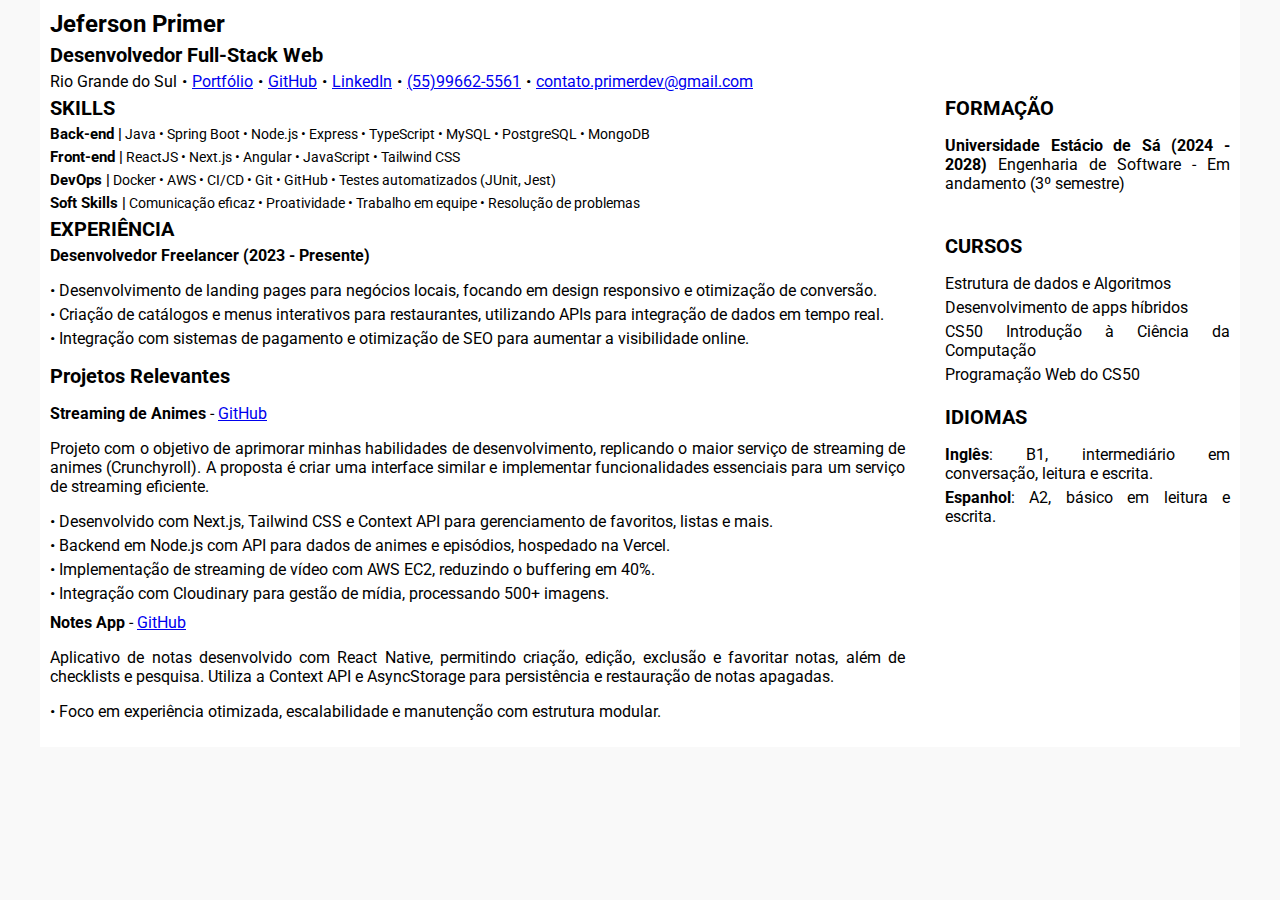
<file: cv-fullstack2col.html>
<!DOCTYPE html>
<html lang="pt-BR">
  <head>
    <meta charset="UTF-8" />
    <meta name="viewport" content="width=device-width, initial-scale=1.0" />
    <meta name="description" content="Jeferson Primer - Desenvolvedor Full-Stack especializado em Java, Spring, Angular e React. Experiência com APIs, bancos de dados e interfaces responsivas." />
    <link href="https://fonts.googleapis.com/css2?family=Roboto:wght@400;700&display=swap" rel="stylesheet">
    <title>Jeferson Primer</title>
    <style>
      @page {
        margin: 0;
      }

      body {
        margin: 0;
        padding: 0;
        background-color: #f9f9f9;
        font-family: 'Roboto', Arial, sans-serif;
        text-align: justify;
      }

      .container {
        max-width: 1200px;
        margin: 0 auto;
        padding: 10px;
        box-sizing: border-box;
        background-color: #fff;
        display: flex;
        flex-direction: column; /* Header fica acima */

      }

      h1 {
        margin: 0;
        font-size: 24px;
      }

      h2 {
        margin: 5px 0px;
        font-size: 20px;
      }

      .content {
        display: flex;
        gap: 40px;
      }

      .left-column {
        flex: 900px;
      }

      .right-column {
        flex: 300px;
        display: flex;
        flex-direction: column;
      }

      ul {
        list-style-type: none;
        padding: 0;
      }

      li {
        margin-bottom: 5px;
      }

      .skills-list p {
        margin: 5px 0;
        font-size: 14px;
      }

      .skills-list strong {
        font-size: 15px;
      }

      /* Melhorias no mobile */
      @media only screen and (max-width: 600px) {
        .content {
          flex-direction: column;
        }
        .right-column {
          margin-top: 20px;
        }
      }
    </style>
  </head>
  <body>
    <div class="container">
      <header>
        <h1>Jeferson Primer</h1>
        <h2>Desenvolvedor Full-Stack Web</h2>
        <section class="links">
          <div style="display: flex; gap: 5px; align-items: center;">
            <div>Rio Grande do Sul</div>
            <div>•</div>
            <div><a href="https://jefersonprimer.github.io/" target="_blank">Portfólio</a></div>
            <div>•</div>
            <div><a href="https://github.com/jefersonprimer" target="_blank">GitHub</a></div>
            <div>•</div>
            <div><a href="https://linkedin.com/in/jeferson-primer" target="_blank">LinkedIn</a></div>
            <div>•</div>
            <div><a href="https://wa.me/996625561" target="_blank">(55)99662-5561</a></div>
            <div>•</div>
            <div><a href="mailto:contato.primerdev@gmail.com">contato.primerdev@gmail.com</a></div>
          </div>
        </section>
      </header>

      <div class="content">
        <div class="left-column">
          
          <section>
            <h2>SKILLS</h2>
            <div class="skills-list">
              <p><strong>Back-end |</strong> Java • Spring Boot • Node.js • Express • TypeScript • MySQL • PostgreSQL • MongoDB</p>
              <p><strong>Front-end |</strong> ReactJS • Next.js • Angular • JavaScript • Tailwind CSS</p>
              <p><strong>DevOps |</strong> Docker • AWS • CI/CD • Git • GitHub • Testes automatizados (JUnit, Jest)</p>
              <p><strong>Soft Skills |</strong> Comunicação eficaz • Proatividade • Trabalho em equipe • Resolução de problemas</p>
            </div>
          </section>    

          <section>
            <h2>EXPERIÊNCIA</h2>
            <div style="margin-bottom: 10px;">
              <strong>Desenvolvedor Freelancer (2023 - Presente)</strong>
              <ul>
                <li>• Desenvolvimento de landing pages para negócios locais, focando em design responsivo e otimização de conversão.</li>
                <li>• Criação de catálogos e menus interativos para restaurantes, utilizando APIs para integração de dados em tempo real.</li>
                <li>• Integração com sistemas de pagamento e otimização de SEO para aumentar a visibilidade online.</li>
              </ul>
            </div>
          </section> 

          <section>
            <h2>Projetos Relevantes</h2>
            <ul>
              <li style="margin-bottom: 10px;">
                <div>
                  <strong>Streaming de Animes</strong> - 
                  <a href="https://github.com/jefersonprimer/streaming-anime" target="_blank">GitHub</a><br />
                  <p>
                    Projeto com o objetivo de aprimorar minhas habilidades de desenvolvimento, replicando o maior serviço de streaming de animes (Crunchyroll).
                    A proposta é criar uma interface similar e implementar funcionalidades essenciais para um serviço de streaming eficiente.
                  </p>
                  <ul>
                    <li>• Desenvolvido com Next.js, Tailwind CSS e Context API para gerenciamento de favoritos, listas e mais.</li>
                    <li>• Backend em Node.js com API para dados de animes e episódios, hospedado na Vercel.</li>
                    <li>• Implementação de streaming de vídeo com AWS EC2, reduzindo o buffering em 40%.</li>
                    <li>• Integração com Cloudinary para gestão de mídia, processando 500+ imagens.</li>
                  </ul>
                </div>
              </li>
              
              <li style="margin-bottom: 10px;">
                <div>
                  <strong>Notes App</strong> - 
                  <a href="https://github.com/jefersonprimer/anotaai" target="_blank">GitHub</a><br />
                  <p>
                    Aplicativo de notas desenvolvido com React Native, permitindo criação, edição, exclusão e favoritar notas, além de checklists e pesquisa. Utiliza a Context API e AsyncStorage para persistência e restauração de notas apagadas.
                  </p>
                  <ul>
                    <li>• Foco em experiência otimizada, escalabilidade e manutenção com estrutura modular.</li>
                  </ul>
                </div>
              </li>
            </ul>
          </section>
        </div>

        <div class="right-column">
          <section style="margin-bottom: 20px;">
            <h2>FORMAÇÃO</h2>
            <ul>
              <li>
                <strong>Universidade Estácio de Sá (2024 - 2028)</strong>
                Engenharia de Software - Em andamento (3º semestre)
              </li>
            </ul>
          </section>

          <section>
            <h2>CURSOS</h2>
            <ul>
              <li>Estrutura de dados e Algoritmos</li>
              <li>Desenvolvimento de apps híbridos</li>
              <li>CS50 Introdução à Ciência da Computação</li>
              <li>Programação Web do CS50</li>
            </ul>
          </section>
          
          <section style="margin-bottom: 20px;">
            <h2>IDIOMAS</h2>
            <ul>
              <li><strong>Inglês</strong>: B1, intermediário em conversação, leitura e escrita.</li>
              <li><strong>Espanhol</strong>: A2, básico em leitura e escrita.</li>
            </ul>
          </section>

          
        </div>
      </div>
    </div>
  </body>
</html>
</file>
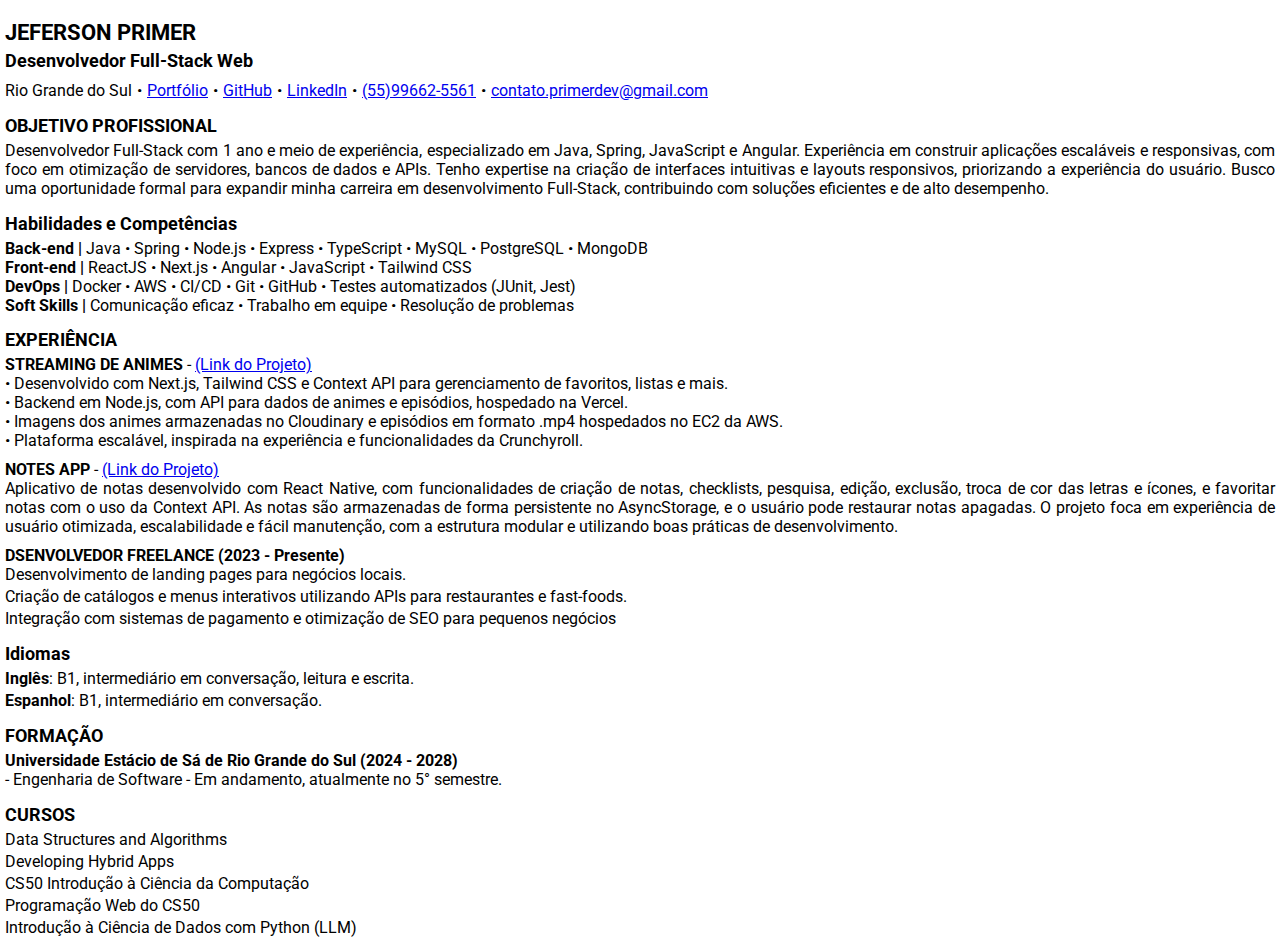
<file: estagio.html>
<html lang="pt-BR">
  <head>
    <meta charset="UTF-8" />
    <meta name="viewport" content="width=device-width, initial-scale=1.0" />
    <meta
      name="description"
      content="Jeferson Primer - Desenvolvedor full-stack. Objetivo profissional, contato, habilidades e competências, idiomas, experiência profissional e formação."
    />
    <link href="https://fonts.googleapis.com/css2?family=Roboto:wght@400;700&display=swap" rel="stylesheet">
    <title>Jeferson Primer</title>
    <style>
      @page {
        size: A4;
        margin: 10px;
      }
    
      body {
        margin: 0;
        padding: 0;
        background-color: #f9f9f9;
        font-family: 'Roboto', Arial, sans-serif;
        text-align: justify;
      }
    
      .container {
        text-align: justify;
        max-width: 100%;
        margin: 0 auto;
        padding: 5px;
        box-sizing: border-box;
        background-color: #fff;
      }
    
      header {
        margin-bottom: 5px; /* Menor espaço entre título e subtítulo */
      }
    
      h1 {
        font-size: 22px;
        margin-bottom: -10px; /* Elimina o espaçamento abaixo */
      }
    
      h2 {
        font-size: 18px;
        margin-bottom: 5px; /* Menor espaçamento entre h2 e conteúdo */
      }
    
      h3 {
        font-size: 18px;
      }
    
      section {
        margin-bottom: 5px; /* Reduz o espaçamento entre seções */
      }
    
      section ul li {
        margin-bottom: 3px; /* Diminui o espaçamento entre itens da lista */
      }
    
      ul {
        list-style-type: none;
        padding: 0;
        margin: 0;
      }
    
      p {
        margin: 0; /* Elimina espaços extras nos parágrafos */
      }

    
      @media only screen and (max-width: 600px) {
        .container {
          max-width: 100%;
          border-radius: 0;
        }
        .links {
          display: flex;
          flex-direction: column;
          align-items: center;
        }
      }
    
      @media (max-width: 40rem) {
        html {
          font-size: 70%;
        }
      }
    </style>
    

  </head>
  <body>
    <div class="container">
      <header style="margin-bottom: 10px;">
        <h1>JEFERSON PRIMER</h1>
        <h2>Desenvolvedor Full-Stack Web</h2>
      </header>
    
      <section class="links">
        <div style="display: flex; gap: 5px; text-align: left;">
          <div>Rio Grande do Sul</div>
          <div>•</div>
          <div><a href="https://jefersonprimer.github.io/" target="_blank">Portfólio</a></div>
          <div>•</div>
          <div><a href="https://github.com/jefersonprimer" target="_blank">GitHub</a></div>
          <div>•</div>
          <div><a href="https://linkedin.com/in/jeferson-primer" target="_blank">LinkedIn</a></div>
          <div>•</div>
          <div><a href="https://wa.me/996625561" target="_blank">(55)99662-5561</a></div>
          <div>•</div>
          <div><a href="mailto:contato.primerdev@gmail.com">contato.primerdev@gmail.com</a></div>
        </div>
      </section>

      <section>
        <h2>OBJETIVO PROFISSIONAL</h2>
        <p>
          Desenvolvedor Full-Stack com 1 ano e meio de experiência, especializado em Java, Spring, JavaScript e Angular. Experiência em construir aplicações escaláveis e responsivas, com foco em otimização de servidores, bancos de dados e APIs. Tenho expertise na criação de interfaces intuitivas e layouts responsivos, priorizando a experiência do usuário. Busco uma oportunidade formal para expandir minha carreira em desenvolvimento Full-Stack, contribuindo com soluções eficientes e de alto desempenho.
        </p>
      </section>

      <section>
        <h2>Habilidades e Competências</h2>
        <div class="skills-list">
          <p><strong>Back-end |</strong> Java • Spring • Node.js • Express • TypeScript • MySQL • PostgreSQL • MongoDB</p>
          <p><strong>Front-end |</strong> ReactJS • Next.js • Angular • JavaScript • Tailwind CSS</p>
          <p><strong>DevOps |</strong> Docker • AWS • CI/CD • Git • GitHub • Testes automatizados (JUnit, Jest)</p>
          <p><strong>Soft Skills |</strong> Comunicação eficaz • Trabalho em equipe • Resolução de problemas</p>
        </div>
      </section>
      
      <section>
        <h2>EXPERIÊNCIA</h2>
        <ul>

          <li style="margin-bottom: 10px;">
            <div>
              <strong>STREAMING DE ANIMES</strong> - 
              <a href="https://github.com/jefersonprimer/streaming-anime" target="_blank">(Link do Projeto)</a><br />
              <p>
                • Desenvolvido com Next.js, Tailwind CSS e Context API para gerenciamento de favoritos, listas e mais.<br />
                • Backend em Node.js, com API para dados de animes e episódios, hospedado na Vercel.<br />
                • Imagens dos animes armazenadas no Cloudinary e episódios em formato .mp4 hospedados no EC2 da AWS.<br />
                • Plataforma escalável, inspirada na experiência e funcionalidades da Crunchyroll.
              </p>
            </div>
          </li>

          <li style="margin-bottom: 10px;">
            <div>
              <strong>NOTES APP</strong> - 
              <a href="https://github.com/jefersonprimer/anotaai" target="_blank">(Link do Projeto)</a><br />
              <p>
                Aplicativo de notas desenvolvido com React Native, com funcionalidades de criação de notas, checklists, pesquisa, edição, exclusão, troca de cor das letras e ícones, e favoritar notas com o uso da Context API. As notas são armazenadas de forma persistente no AsyncStorage, e o usuário pode restaurar notas apagadas. O projeto foca em experiência de usuário otimizada, escalabilidade e fácil manutenção, com a estrutura modular e utilizando boas práticas de desenvolvimento.
              </p>
            </div>
          </li>

          <li style="margin-bottom: 10px;">
            <div>
              <strong>DSENVOLVEDOR FREELANCE (2023 - Presente)</strong>
              <p>
                <ul>
                  <li>Desenvolvimento de landing pages para negócios locais.</li>
                  <li>Criação de catálogos e menus interativos utilizando APIs para restaurantes e fast-foods.</li>
                  <li>Integração com sistemas de pagamento e otimização de SEO para pequenos negócios</li>
                </ul>
              </p>
            </div>
          </li>
        </ul>
      </section>
      
      <section>
        <h2>Idiomas</h2>
        <ul>
          <li><strong>Inglês</strong>: B1, intermediário em conversação, leitura e escrita.</li>
          <li><strong>Espanhol</strong>: B1, intermediário em conversação.</li>
        </ul>
      </section>
      
      <section>
        <h2>FORMAÇÃO</h2>
        <ul>
          <li>
            <strong>Universidade Estácio de Sá de Rio Grande do Sul (2024 - 2028)</strong>
            <br />- Engenharia de Software - Em andamento, atualmente no 5° semestre.
          </li>
        </ul>
      </section>
      
      <section>
        <h2>CURSOS</h2>
        <ul>
          <li>Data Structures and Algorithms</li>
          <li>Developing Hybrid Apps</li>
          <li>CS50 Introdução à Ciência da Computação</li>
          <li>Programação Web do CS50</li>
          <li>Introdução à Ciência de Dados com Python (LLM)</li>
        </ul>
      </section>
    </div>
  </body>
</html>
</file>
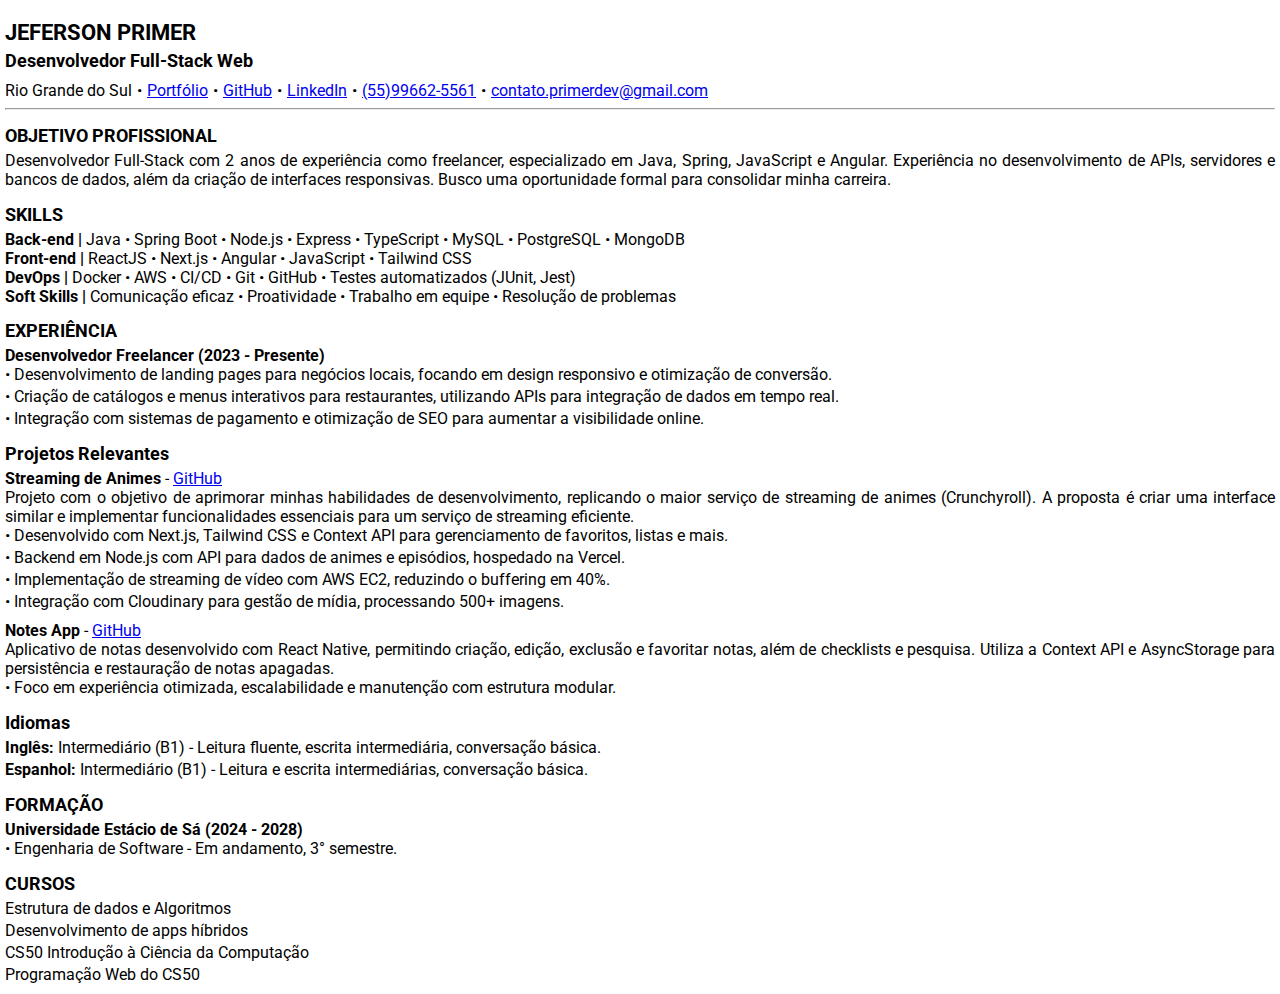
<file: junior.html>
<html lang="pt-BR">
  <head>
    <meta charset="UTF-8" />
    <meta name="viewport" content="width=device-width, initial-scale=1.0" />
    <meta
      name="description"
      content="Jeferson Primer - Desenvolvedor full-stack. Objetivo profissional, contato, habilidades e competências, experiência profissional e formação."
    />
    <link href="https://fonts.googleapis.com/css2?family=Roboto:wght@400;700&display=swap" rel="stylesheet">
    <title>Jeferson Primer</title>
    <style>
      @page {
        size: A4;
        margin: 10px;
      }
    
      body {
        margin: 0;
        padding: 0;
        background-color: #f9f9f9;
        font-family: 'Roboto', Arial, sans-serif;
        text-align: justify;
      }
    
      .container {
        text-align: justify;
        max-width: 100%;
        margin: 0 auto;
        padding: 5px;
        box-sizing: border-box;
        background-color: #fff;
      }
    
      header {
        margin-bottom: 5px; 
      }
    
      h1 {
        font-size: 22px;
        margin-bottom: -10px; 
      }
    
      h2 {
        font-size: 18px;
        margin-bottom: 5px;
      }
    
      h3 {
        font-size: 18px;
      }
    
      section {
        margin-bottom: 5px; 
      }
    
      section ul li {
        margin-bottom: 3px; 
      }
    
      ul {
        list-style-type: none;
        padding: 0;
        margin: 0;
      }
    
      p {
        margin: 0; 
      }

      @media only screen and (max-width: 600px) {
        .container {
          max-width: 100%;
          border-radius: 0;
        }
        .links {
          display: flex;
          flex-direction: column;
          align-items: center;
        }
      }
    
      @media (max-width: 40rem) {
        html {
          font-size: 70%;
        }
      }
    </style>
  </head>
  <body>
    <div class="container">
      <header style="margin-bottom: 10px;">
        <h1>JEFERSON PRIMER</h1>
        <h2>Desenvolvedor Full-Stack Web</h2>
      </header>
    
      <section class="links">
        <div style="display: flex; gap: 5px; text-align: left;">
          <div>Rio Grande do Sul</div>
          <div>•</div>
          <div><a href="https://jefersonprimer.github.io/" target="_blank">Portfólio</a></div>
          <div>•</div>
          <div><a href="https://github.com/jefersonprimer" target="_blank">GitHub</a></div>
          <div>•</div>
          <div><a href="https://linkedin.com/in/jeferson-primer" target="_blank">LinkedIn</a></div>
          <div>•</div>
          <div><a href="https://wa.me/996625561" target="_blank">(55)99662-5561</a></div>
          <div>•</div>
          <div><a href="mailto:contato.primerdev@gmail.com">contato.primerdev@gmail.com</a></div>
        </div>
      </section>
      <hr>

      <section><h2>OBJETIVO PROFISSIONAL</h2>
        
        <p>Desenvolvedor Full-Stack com 2 anos de experiência como freelancer, especializado em Java, Spring, JavaScript e Angular. Experiência no desenvolvimento de APIs, servidores e bancos de dados, além da criação de interfaces responsivas. Busco uma oportunidade formal para consolidar minha carreira.</p>
      
      </section>
      
      <section>
        <h2>SKILLS</h2>
        <div class="skills-list">
          <p><strong>Back-end |</strong> Java • Spring Boot • Node.js • Express • TypeScript • MySQL • PostgreSQL • MongoDB</p>
          <p><strong>Front-end |</strong> ReactJS • Next.js • Angular • JavaScript • Tailwind CSS</p>
          <p><strong>DevOps |</strong> Docker • AWS • CI/CD • Git • GitHub • Testes automatizados (JUnit, Jest)</p>
          <p><strong>Soft Skills |</strong> Comunicação eficaz • Proatividade • Trabalho em equipe • Resolução de problemas</p>
        </div>
      </section>      
      
      <section>
        <h2>EXPERIÊNCIA</h2>
        <div style="margin-bottom: 10px;">
          <strong>Desenvolvedor Freelancer (2023 - Presente)</strong>
          <ul>
            <li>• Desenvolvimento de landing pages para negócios locais, focando em design responsivo e otimização de conversão.</li>
            <li>• Criação de catálogos e menus interativos para restaurantes, utilizando APIs para integração de dados em tempo real.</li>
            <li>• Integração com sistemas de pagamento e otimização de SEO para aumentar a visibilidade online.</li>
          </ul>
        </div>
      </section>      
      
      <section>
        <h2>Projetos Relevantes</h2>
        <ul>
          <li style="margin-bottom: 10px;">
            <div>
              <strong>Streaming de Animes</strong> - 
              <a href="https://github.com/jefersonprimer/streaming-anime" target="_blank">GitHub</a><br />
              <p>
                Projeto com o objetivo de aprimorar minhas habilidades de desenvolvimento, replicando o maior serviço de streaming de animes (Crunchyroll).
                A proposta é criar uma interface similar e implementar funcionalidades essenciais para um serviço de streaming eficiente.
              </p>
              <ul>
                <li>• Desenvolvido com Next.js, Tailwind CSS e Context API para gerenciamento de favoritos, listas e mais.</li>
                <li>• Backend em Node.js com API para dados de animes e episódios, hospedado na Vercel.</li>
                <li>• Implementação de streaming de vídeo com AWS EC2, reduzindo o buffering em 40%.</li>
                <li>• Integração com Cloudinary para gestão de mídia, processando 500+ imagens.</li>
              </ul>
            </div>
          </li>
          
          <li style="margin-bottom: 10px;">
            <div>
              <strong>Notes App</strong> - 
              <a href="https://github.com/jefersonprimer/anotaai" target="_blank">GitHub</a><br />
              <p>
                Aplicativo de notas desenvolvido com React Native, permitindo criação, edição, exclusão e favoritar notas, além de checklists e pesquisa. Utiliza a Context API e AsyncStorage para persistência e restauração de notas apagadas.
              </p>
              <ul>
                <li>• Foco em experiência otimizada, escalabilidade e manutenção com estrutura modular.</li>
              </ul>
            </div>
          </li>
        </ul>
      </section>
      

      <section>
        <h2>Idiomas</h2>
        <ul>
          <li><strong>Inglês:</strong> Intermediário (B1) - Leitura fluente, escrita intermediária, conversação básica.</li>
          <li><strong>Espanhol:</strong> Intermediário (B1) - Leitura e escrita intermediárias, conversação básica.</li>
        </ul>        
      </section>
      
      <section>
        <h2>FORMAÇÃO</h2>
        <ul>
          <li>
            <strong>Universidade Estácio de Sá (2024 - 2028)</strong>
            <br /> • Engenharia de Software - Em andamento, 3° semestre.
          </li>
        </ul>
      </section>
      
      <section>
        <h2>CURSOS</h2>
        <ul>
          <li>Estrutura de dados e Algoritmos</li>
          <li>Desenvolvimento de apps híbridos</li>
          <li>CS50 Introdução à Ciência da Computação</li>
          <li>Programação Web do CS50</li>
        </ul>
      </section>
    </div>
  </body>
</html>
</file>
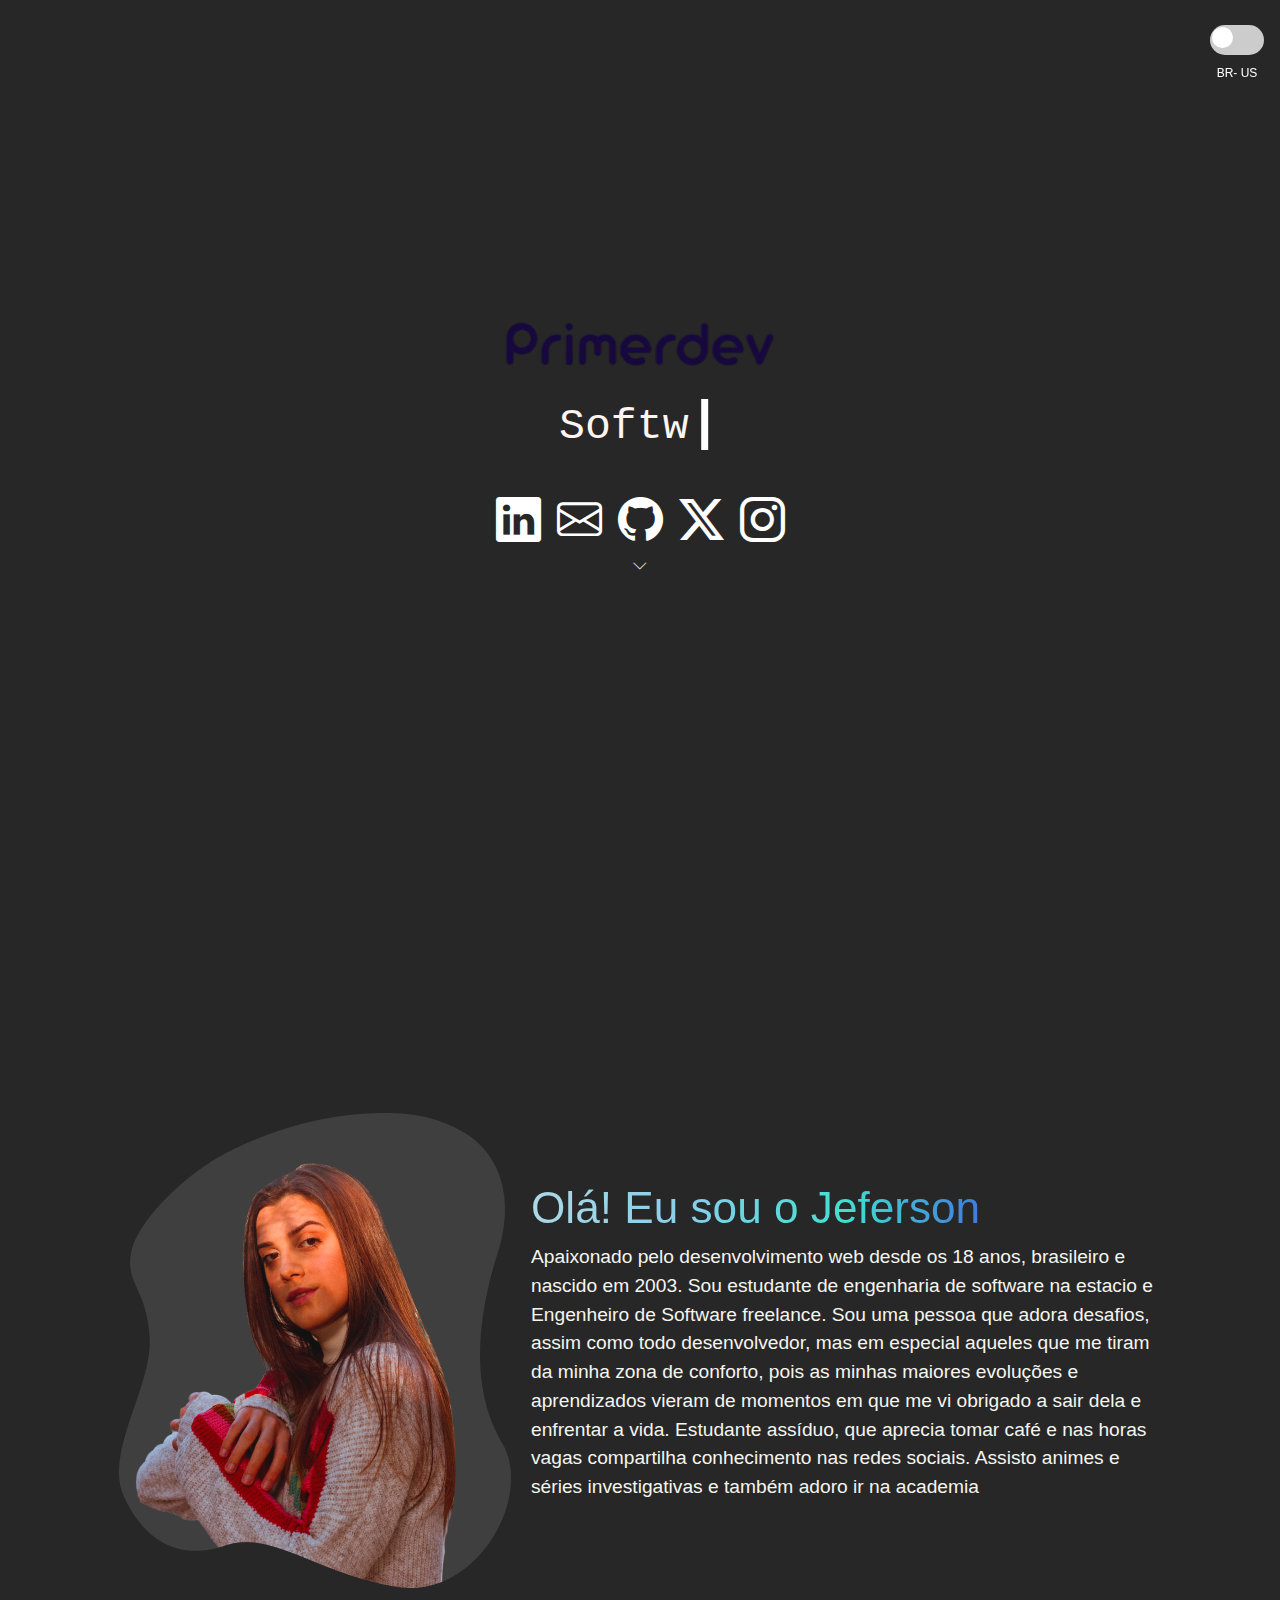
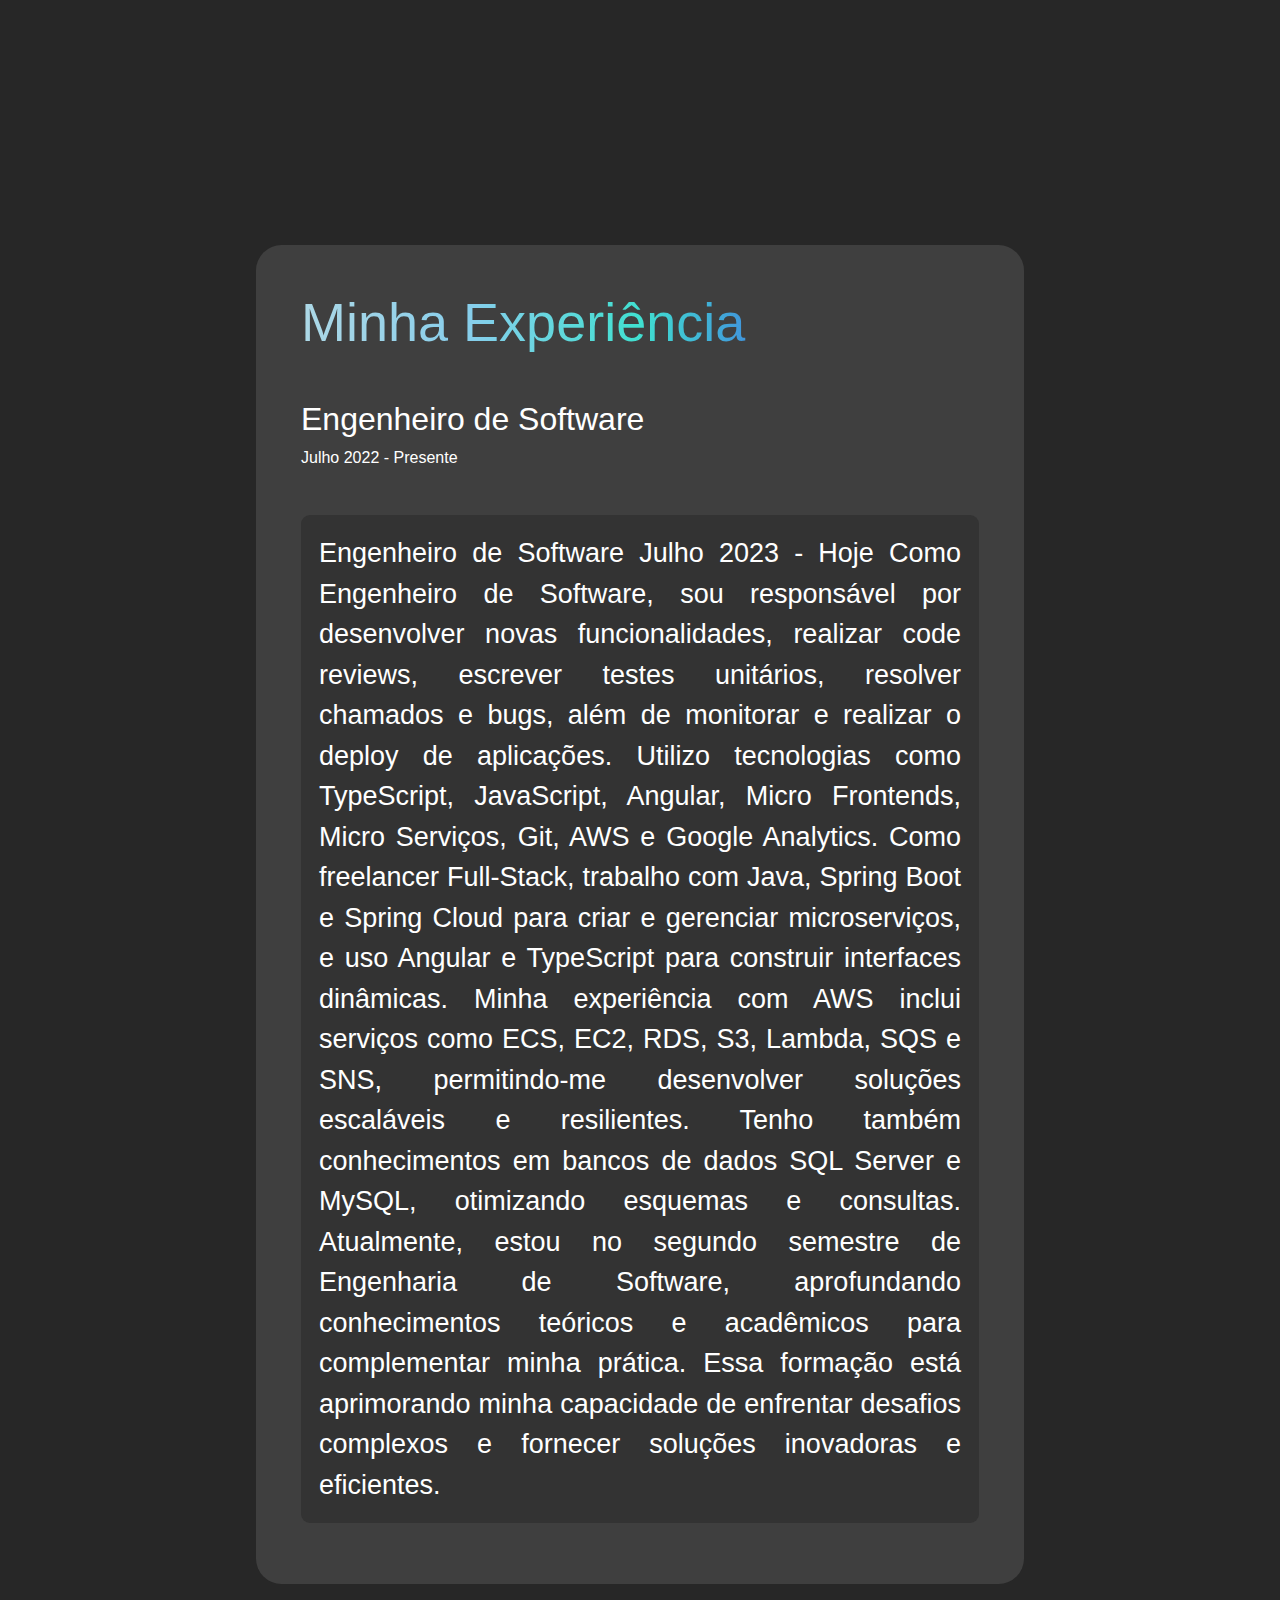
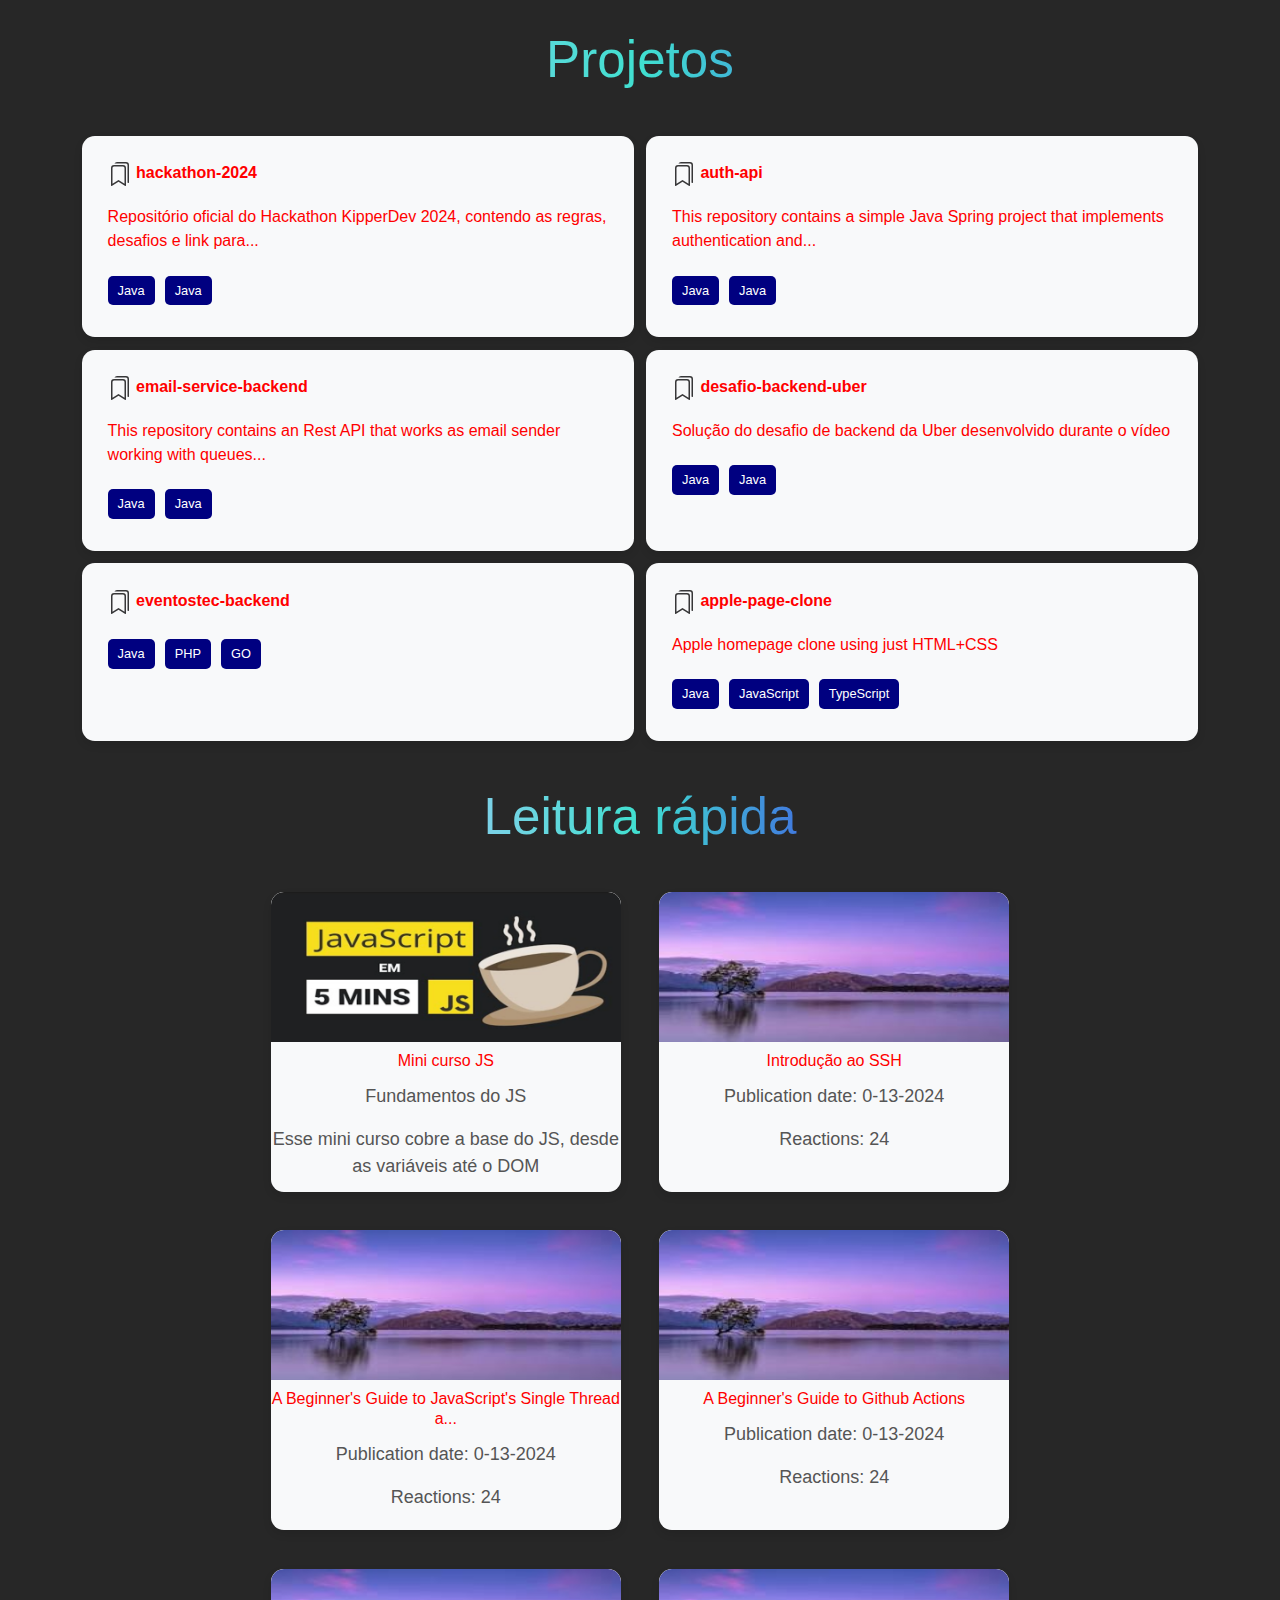
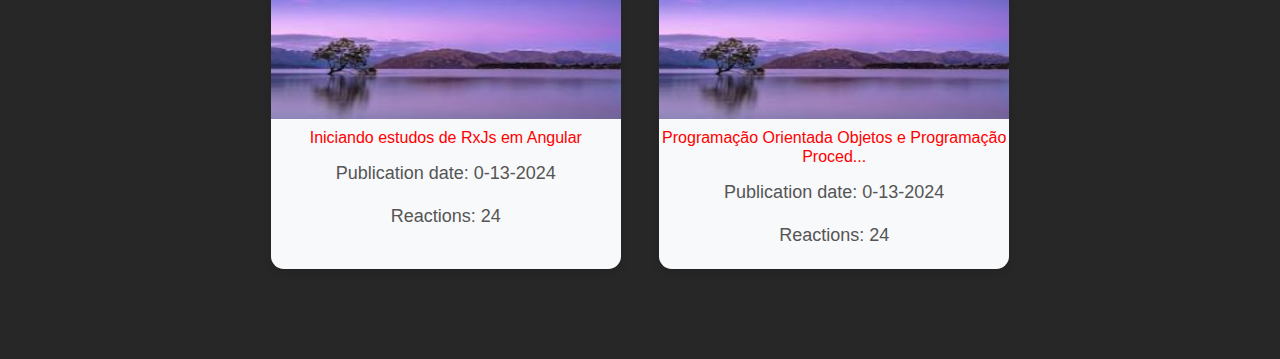
<file: portfolio0.2/home.html>
<!DOCTYPE html>
<html lang="pt-BR">
  <head>
    <meta charset="UTF-8" />
    <meta name="viewport" content="width=device-width, initial-scale=1.0" />
    <meta http-equiv="X-UA-Compatible" content="IE=edge" />
    <meta
      name="description"
      content="Portfólio de Jeferson Primer, desenvolvedor Web e Mobile."
    />
    <meta name="keywords" content="Portfólio, Desenvolvedor, Web, Mobile" />

    <!-- Bootstrap 5 -->
    <link
      rel="stylesheet"
      href="https://cdn.jsdelivr.net/npm/bootstrap@5.3.2/dist/css/bootstrap.min.css"
    />
    <link
      href="https://cdn.jsdelivr.net/npm/bootstrap-icons/font/bootstrap-icons.css"
      rel="stylesheet"
    />

    <link rel="stylesheet" href="css/styles.css" />
    <link rel="stylesheet" href="css/mobile.css" />
    <link rel="icon" href="image/favicon.png" />
    <title>Jeferson Primer</title>
  </head>
  <body>
    <header>
      <div class="toggle-container position-fixed top-0 end-0 p-3">
        <input
          class="toggle-input"
          id="lang-toggle"
          type="checkbox"
          aria-label="Toggle Button"
        />
        <label class="toggle-label" for="lang-toggle"></label>
        <div class="legend">
          <span>BR</span>
          <span>US</span>
        </div>
      </div>
    </header>
    <main>
      <div class="container cover">
        <section
          class="cover text-center d-flex flex-column align-items-center justify-content-center vh-100"
        >
          <img src="image/logo-ofc.png" alt="logo" class="logo img-fluid" />
          <div id="text-container" class="mt-3">
            <span id="profissao"></span><span id="cursor">|</span>
          </div>
          <div
            class="social-icons d-flex justify-content-center gap-3 mt-4 fs-3 fs-md-4 fs-lg-5"
          >
            <a
              href="https://www.linkedin.com/in/jeferson-primer/"
              id="linkedin"
              target="_blank"
              ><i class="bi bi-linkedin bg-custom-color-icons"></i
            ></a>
            <a
              href="mailto:contato.primerdev@gmail.com"
              id="email"
              target="_blank"
              ><i class="bi bi-envelope bg-custom-color-icons"></i
            ></a>
            <a
              href="https://github.com/jefersonprimer"
              id="github"
              target="_blank"
              ><i class="bi bi-github bg-custom-color-icons"></i
            ></a>
            <a
              href="https://twitter.com/Jeferson_Primer"
              id="twitter"
              target="_blank"
              ><i class="bi bi-twitter-x bg-custom-color-icons"></i
            ></a>
            <a
              href="https://www.instagram.com/jefersonprimer/"
              id="instagram"
              target="_blank"
              ><i class="bi bi-instagram bg-custom-color-icons"></i
            ></a>
          </div>

          <div class="scroll-down-indicator">
            <i class="bi bi-chevron-down"></i>
          </div>
        </section>
      </div>

      <div class="container">
        <section
          class="about d-flex flex-column flex-md-row align-items-center justify-content-center vh-100"
        >
          <img src="image/about-me.png" alt="about" class="about-img" />
          <div class="about-me-text text-center text-md-start">
            <h2 id="about-title">Olá! Eu sou o Jeferson</h2>
            <p id="about-text">
              Apaixonado pelo desenvolvimento web desde os 18 anos, brasileiro e
              nascido em 2003. Sou estudante de engenharia de software na
              Estácio e Engenheiro de Software freelance. Sou uma pessoa que
              adora desafios, assim como todo desenvolvedor, mas em especial
              aqueles que me tiram da minha zona de conforto, pois as minhas
              maiores evoluções e aprendizados vieram de momentos em que me vi
              obrigado a sair dela e enfrentar a vida. Estudante assíduo, que
              aprecia tomar café e nas horas vagas compartilha conhecimento nas
              redes sociais. Assisto animes e séries investigativas e também
              adoro ir à academia.
            </p>
          </div>
        </section>
      </div>

      <div class="container bloco-experience">
        <section class="experience">
          <div class="experience-info">
            <h1 id="experience-title">Minha Experiência</h1>
            <h2 id="cargo">Software Engineer</h2>
            <p id="data">Julho 2022 - Presente</p>

            <div class="experience-text-div">
              <p id="experience-text">
                Engenheiro de Software Freelancer Julho 2023 - Hoje As a
                Software Engineer, I am responsible for developing new features,
                carrying out code reviews, writing unit tests, resolving tickets
                and bugs, in addition to monitoring and deploying applications.
                I use technologies such as TypeScript, JavaScript, Angular,
                Micro Frontends, Micro Services, Git, AWS and Google Analytics.
                As a Full-Stack freelancer, I work with Java, Spring Boot and
                Spring Cloud to create and manage microservices, and use Angular
                and TypeScript to build dynamic interfaces. My experience with
                AWS includes services such as ECS, EC2, RDS, S3, Lambda, SQS and
                SNS, allowing me to develop scalable and resilient solutions. I
                also have knowledge in SQL Server and MySQL databases,
                optimizing schemas and queries. Currently, I am in the second
                semester of Software Engineering, deepening theoretical and
                academic knowledge to complement my practice. This training is
                enhancing my ability to face complex challenges and provide
                innovative and efficient solutions.

                <strong>Tecnologias</strong>: Typescript, Javascript, Angular,
                Micro Frontends, Micro Serviços, Angular, Git, AWS Services,
                Google Analytics.
              </p>
            </div>
          </div>
        </section>
      </div>

      <div class="container projects justify-content-center">
        <section>
          <h2 id="projects-title">Projetos</h2>
          <div class="project-links">
            <a
              href="https://github.com/jefersonprimo/micro-frontends-example"
              class="project-link"
            >
              <div class="title-project-svg">
                <svg
                  stroke="currentColor"
                  fill="currentColor"
                  stroke-width="0"
                  viewBox="0 0 16 16"
                  color="#373738"
                  height="1.5rem"
                  width="1.5rem"
                  xmlns="http://www.w3.org/2000/svg"
                  style="color: rgb(55, 55, 56)"
                >
                  <path
                    d="M2 4a2 2 0 0 1 2-2h6a2 2 0 0 1 2 2v11.5a.5.5 0 0 1-.777.416L7 13.101l-4.223 2.815A.5.5 0 0 1 2 15.5V4zm2-1a1 1 0 0 0-1 1v10.566l3.723-2.482a.5.5 0 0 1 .554 0L11 14.566V4a1 1 0 0 0-1-1H4z"
                  ></path>
                  <path
                    d="M4.268 1H12a1 1 0 0 1 1 1v11.768l.223.148A.5.5 0 0 0 14 13.5V2a2 2 0 0 0-2-2H6a2 2 0 0 0-1.732 1z"
                  ></path>
                </svg>
                <strong class="title-svg">hackathon-2024</strong>
              </div>
              <p>
                Repositório oficial do Hackathon KipperDev 2024, contendo as
                regras, desafios e link para...
              </p>
              <div class="language-container">
                <p id="language">Java</p>
                <p id="language">Java</p>
              </div>
            </a>
            <a
              href="https://github.com/jefersonprimo/micro-services-example"
              class="project-link"
            >
              <div class="title-project-svg">
                <svg
                  stroke="currentColor"
                  fill="currentColor"
                  stroke-width="0"
                  viewBox="0 0 16 16"
                  color="#373738"
                  height="1.5rem"
                  width="1.5rem"
                  xmlns="http://www.w3.org/2000/svg"
                  style="color: rgb(55, 55, 56)"
                >
                  <path
                    d="M2 4a2 2 0 0 1 2-2h6a2 2 0 0 1 2 2v11.5a.5.5 0 0 1-.777.416L7 13.101l-4.223 2.815A.5.5 0 0 1 2 15.5V4zm2-1a1 1 0 0 0-1 1v10.566l3.723-2.482a.5.5 0 0 1 .554 0L11 14.566V4a1 1 0 0 0-1-1H4z"
                  ></path>
                  <path
                    d="M4.268 1H12a1 1 0 0 1 1 1v11.768l.223.148A.5.5 0 0 0 14 13.5V2a2 2 0 0 0-2-2H6a2 2 0 0 0-1.732 1z"
                  ></path>
                </svg>
                <strong class="title-svg">auth-api</strong>
              </div>
              <p>
                This repository contains a simple Java Spring project that
                implements authentication and...
              </p>
              <div class="language-container">
                <p id="language">Java</p>
                <p id="language">Java</p>
              </div>
            </a>
            <a
              href="https://github.com/jefersonprimo/angular-example"
              class="project-link"
            >
              <div class="title-project-svg">
                <svg
                  stroke="currentColor"
                  fill="currentColor"
                  stroke-width="0"
                  viewBox="0 0 16 16"
                  color="#373738"
                  height="1.5rem"
                  width="1.5rem"
                  xmlns="http://www.w3.org/2000/svg"
                  style="color: rgb(55, 55, 56)"
                >
                  <path
                    d="M2 4a2 2 0 0 1 2-2h6a2 2 0 0 1 2 2v11.5a.5.5 0 0 1-.777.416L7 13.101l-4.223 2.815A.5.5 0 0 1 2 15.5V4zm2-1a1 1 0 0 0-1 1v10.566l3.723-2.482a.5.5 0 0 1 .554 0L11 14.566V4a1 1 0 0 0-1-1H4z"
                  ></path>
                  <path
                    d="M4.268 1H12a1 1 0 0 1 1 1v11.768l.223.148A.5.5 0 0 0 14 13.5V2a2 2 0 0 0-2-2H6a2 2 0 0 0-1.732 1z"
                  ></path>
                </svg>
                <strong class="title-svg">email-service-backend</strong>
              </div>
              <p>
                This repository contains an Rest API that works as email sender
                working with queues...
              </p>
              <div class="language-container">
                <p id="language">Java</p>
                <p id="language">Java</p>
              </div>
            </a>
            <a
              href="https://github.com/jefersonprimo/micro-frontends-example"
              class="project-link"
            >
              <div class="title-project-svg">
                <svg
                  stroke="currentColor"
                  fill="currentColor"
                  stroke-width="0"
                  viewBox="0 0 16 16"
                  color="#373738"
                  height="1.5rem"
                  width="1.5rem"
                  xmlns="http://www.w3.org/2000/svg"
                  style="color: rgb(55, 55, 56)"
                >
                  <path
                    d="M2 4a2 2 0 0 1 2-2h6a2 2 0 0 1 2 2v11.5a.5.5 0 0 1-.777.416L7 13.101l-4.223 2.815A.5.5 0 0 1 2 15.5V4zm2-1a1 1 0 0 0-1 1v10.566l3.723-2.482a.5.5 0 0 1 .554 0L11 14.566V4a1 1 0 0 0-1-1H4z"
                  ></path>
                  <path
                    d="M4.268 1H12a1 1 0 0 1 1 1v11.768l.223.148A.5.5 0 0 0 14 13.5V2a2 2 0 0 0-2-2H6a2 2 0 0 0-1.732 1z"
                  ></path>
                </svg>
                <strong class="title-svg">desafio-backend-uber</strong>
              </div>
              <p>
                Solução do desafio de backend da Uber desenvolvido durante o
                vídeo
              </p>
              <div class="language-container">
                <p id="language">Java</p>
                <p id="language">Java</p>
              </div>
            </a>
            <a
              href="https://github.com/jefersonprimo/micro-services-example"
              class="project-link"
            >
              <div class="title-project-svg">
                <svg
                  stroke="currentColor"
                  fill="currentColor"
                  stroke-width="0"
                  viewBox="0 0 16 16"
                  color="#373738"
                  height="1.5rem"
                  width="1.5rem"
                  xmlns="http://www.w3.org/2000/svg"
                  style="color: rgb(55, 55, 56)"
                >
                  <path
                    d="M2 4a2 2 0 0 1 2-2h6a2 2 0 0 1 2 2v11.5a.5.5 0 0 1-.777.416L7 13.101l-4.223 2.815A.5.5 0 0 1 2 15.5V4zm2-1a1 1 0 0 0-1 1v10.566l3.723-2.482a.5.5 0 0 1 .554 0L11 14.566V4a1 1 0 0 0-1-1H4z"
                  ></path>
                  <path
                    d="M4.268 1H12a1 1 0 0 1 1 1v11.768l.223.148A.5.5 0 0 0 14 13.5V2a2 2 0 0 0-2-2H6a2 2 0 0 0-1.732 1z"
                  ></path>
                </svg>
                <strong class="title-svg">eventostec-backend</strong>
              </div>
              <div class="language-container">
                <p id="language">Java</p>
                <p id="language">PHP</p>
                <p id="language">GO</p>
              </div>
            </a>
            <a
              href="https://github.com/jefersonprimo/angular-example"
              class="project-link"
            >
              <div class="title-project-svg">
                <svg
                  stroke="currentColor"
                  fill="currentColor"
                  stroke-width="0"
                  viewBox="0 0 16 16"
                  color="#373738"
                  height="1.5rem"
                  width="1.5rem"
                  xmlns="http://www.w3.org/2000/svg"
                  style="color: rgb(55, 55, 56)"
                >
                  <path
                    d="M2 4a2 2 0 0 1 2-2h6a2 2 0 0 1 2 2v11.5a.5.5 0 0 1-.777.416L7 13.101l-4.223 2.815A.5.5 0 0 1 2 15.5V4zm2-1a1 1 0 0 0-1 1v10.566l3.723-2.482a.5.5 0 0 1 .554 0L11 14.566V4a1 1 0 0 0-1-1H4z"
                  ></path>
                  <path
                    d="M4.268 1H12a1 1 0 0 1 1 1v11.768l.223.148A.5.5 0 0 0 14 13.5V2a2 2 0 0 0-2-2H6a2 2 0 0 0-1.732 1z"
                  ></path>
                </svg>
                <strong class="title-svg">apple-page-clone</strong>
              </div>
              <p>Apple homepage clone using just HTML+CSS</p>
              <div class="language-container">
                <p id="language">Java</p>
                <p id="language">JavaScript</p>
                <p id="language">TypeScript</p>
              </div>
            </a>
          </div>
        </section>
      </div>

      <div class="container leitura-rapida">
        <section>
          <h2 id="leitura-rapida-title">Leitura rápida</h2>
          <div class="leitura-links">
            <a
              href="https://github.com/jefersonprimer/mini-curso_js"
              target="_blank"
              class="read-link"
              title="Acesse o mini curso de fundamentos de JavaScript"
            >
              <img
                src="image/curso-js.png"
                alt="Imagem do mini curso de JavaScript"
              />
              <div class="text-leitura">
                <h3>Mini curso JS</h3>
                <p>Fundamentos do JS</p>
                <p>
                  Esse mini curso cobre a base do JS, desde as variáveis até o
                  DOM
                </p>
              </div>
            </a>

            <a
              href="https://github.com/jefersonprimo/micro-services-example"
              class="read-link"
            >
              <img src="image/download.jpg" alt="" />
              <div class="text-leitura">
                <h3>Introdução ao SSH</h3>
                <p>Publication date: 0-13-2024</p>
                <p>Reactions: 24</p>
              </div>
            </a>
            <a
              href="https://github.com/jefersonprimo/angular-example"
              class="read-link"
            >
              <img src="image/download.jpg" alt="" />
              <div class="text-leitura">
                <h3>A Beginner's Guide to JavaScript's Single Thread a...</h3>
                <p>Publication date: 0-13-2024</p>
                <p>Reactions: 24</p>
              </div>
            </a>
            <a
              href="https://github.com/jefersonprimo/micro-frontends-example"
              class="read-link"
            >
              <img src="image/download.jpg" alt="" />
              <div class="text-leitura">
                <h3>A Beginner's Guide to Github Actions</h3>
                <p>Publication date: 0-13-2024</p>
                <p>Reactions: 24</p>
              </div>
            </a>
            <a
              href="https://github.com/jefersonprimo/micro-services-example"
              class="read-link"
            >
              <img src="image/download.jpg" alt="" />
              <div class="text-leitura">
                <h3>Iniciando estudos de RxJs em Angular</h3>
                <p>Publication date: 0-13-2024</p>
                <p>Reactions: 24</p>
              </div>
            </a>
            <a
              href="https://github.com/jefersonprimo/angular-example"
              class="read-link"
            >
              <img src="image/download.jpg" alt="" />
              <div class="text-leitura">
                <h3>Programação Orientada Objetos e Programação Proced...</h3>
                <p>Publication date: 0-13-2024</p>
                <p>Reactions: 24</p>
              </div>
            </a>
          </div>
        </section>
      </div>

      <div class="scroll-up-indicator" id="scrollUpButton">
        <i class="bi bi-arrow-up-circle"></i>
      </div>
    </main>

    <script
      src="https://cdn.jsdelivr.net/npm/bootstrap@5.3.2/dist/js/bootstrap.bundle.min.js"
      defer
    ></script>
    <script src="js/language.js" defer></script>
    <script src="js/scripts.js" defer></script>
  </body>
</html>
</file>
<file: css/style.css>
:root {
  --primary-color: #272727;
  --primary-color02: #3F3F3F;
  --primary-color03: #333333;
  --color-lettle-profissao: #FEF4F0;
  --arrow-down-color: #D4D4D4;
  --arrow-up-color: #F5F5EF;
  --about-text-color: #F5F5EF;
  --secundary-color: #BE0090;
  --third-color: #9D00AF;
}

* {
  margin: 0;
  padding: 0;
  box-sizing: border-box;
}

body {
  font-family: Arial, sans-serif;
  display: flex;
  justify-content: center;
  align-items: center;
  background-color: var(--primary-color);
  overflow-y: scroll;
  color: #FFF;
}

.container {
  margin: 0 auto;  
  padding: 1em;
  text-align: center;
}

section {
  height: auto; 
}

/* section capa */
.capa {
  height: 56vh;
  margin-top: 29vh;
  text-align: center; 
  position: relative;
}

.capa img {
  filter: invert(100%) contrast(150%) saturate(150%);
  max-width: 20%;
  height: auto;
  display: block;
  margin: 0 auto; 
  margin-bottom: 0px;
}

#text-container {
  margin-top: -2vh;
  font-family: monospace; 
  font-size: 4vh; 
  display: inline-block;
}

#profissao {
  white-space: nowrap; 
  font-size: 1.2em;
  color: var(--color-lettle-profissao);
}

#cursor {
  font-size: 1.5em;
  font-weight: bold;
  color: #FFF; 
  display: inline; 
  animation: blink-caret .75s step-end infinite; 
}

@keyframes blink-caret {
  from, to {
    border-color: transparent;
  }
  50% {
    border-color: #FFF; 
  }
}

.social-icons {
  position: relative; 
  z-index: 10; 
}

.social-icons {
  margin-left: 25px;
  margin-top: 25px;
  margin-bottom: 0px;
}

#email {
  font-size: 2.9em;
}

#linkedin {
  font-size: 2.9em;
}

#twitter {
  font-size: 2.2em;
} 

#github {
  font-size: 2.4em;
} 

#instagram {
  font-size: 2.4em;
}

.social-icons a {
  font-size: 2.8em;
  margin-right: 20px;
  color: #FFF;
}

.icone {
  margin-right: 100px; 
}

/* Estilo para o scroll down indicator */
.scroll-down-indicator {
  top: 2px;
  position: absolute; 
  align-items: center;
  display: flex;
  justify-content: center;
  bottom: 20px;
  left: 50%;
  transform: translateX(-50%);
  text-align: center;
  width: 100%;
  margin-top: 60px; 
  padding-top: 100px;
}

.scroll-down-indicator i {
  animation: bounce 1.5s infinite; 
  font-size: 3em;
  font-weight: 900;
  color: var(--arrow-down-color);
  cursor: pointer;
}

@keyframes bounce {
  0%, 20%, 50%, 80%, 100% {
    transform: translateY(0);
  }
  40% {
    transform: translateY(-10px);
  }
  60% {
    transform: translateY(-5px);
  }
}

@keyframes bounce {
  0%, 20%, 50%, 80%, 100% {
    transform: translateY(0);
  }
  40% {
    transform: translateY(-10px);
  }
  60% {
    transform: translateY(-5px);
  }
}

.scroll-down-indicator {
  margin-top: 40px;
}

/* Estilo para o scroll up indicator */
.scroll-up-indicator {
  position: fixed;
  bottom: 20px;
  right: 20px;
  background-color: var(--primary-color); 
  color: var(--arrow-up-color); 
  border-radius: 50%;
  padding: 10px;
  cursor: pointer;
  z-index: 1000;
  box-shadow: 0 4px 8px rgba(0, 0, 0, 0.3);
  opacity: 0; 
  transition: opacity 0.3s; 
}

.scroll-up-indicator.show {
  opacity: 1; 
}

.scroll-up-indicator i {
  font-size: 24px; 
}

 /* Section about */
 .centered-about {
  display: flex;
  flex-direction: row;
  justify-content: center;
  align-items: center;
  height: 100vh;
  background-color: var(--primary-color); 
}

.about {
  text-align: center; 
  background-color: var(--primary-color); 
}

.about-img {
  flex: 1;
  max-width: 50%; 
  height: 50%;
}

.about {
  display: flex;
  flex-direction: column;
  justify-content: center;
  align-items: center;
  background-color: var(--primary-color); 
  color: white;
  gap: 1vw;
}

.about-img {
  max-width: 50%; 
  height: auto;
}

#about-title {
  background: linear-gradient(to right, #ADD8E6, #87CEEB, #40E0D0, #4169E1, #000080);
  -webkit-background-clip: text;
  background-clip: text;
  color: transparent;
  font-size: 2.4em;
}

#about-text {
  color: var(--about-text-color);
}

.about-me-text {
  flex: 2;
  font-size: 1.2em;
  text-align: justify;
  max-width: 40%; 
  min-width: 20%;
  max-height: 500px; 
  min-height: 100px;
}

@media (min-width: 768px) {
  .about {
    flex-direction: row;
    text-align: left;
  }

  .about-img {
    margin-bottom: 0; 
    margin-right: 20px; 
    max-width: 40%; 
  }

  .about-me-text {
    max-width: 50%; 
  }
}


/* botão de linguagem */
/* Estilos para o botão de alternância */
.toggle-container {
  position: fixed;
  top: 20px;
  right: 20px;
  z-index: 1000;
  display: flex;
  flex-direction: column; 
  align-items: center; 
  gap: 5px; 
}

.toggle-input {
  opacity: 0;
  width: 0;
  height: 0;
}

.toggle-label {
  display: flex;
  align-items: center;
  cursor: pointer;
  width: 50px;
  height: 25px; 
  background-color: #ccc; 
  border-radius: 25px; 
  transition: background-color 0.3s;
  position: relative;
}

.toggle-label:before {
  content: "";
  position: absolute;
  top: 2px; 
  left: 2px; 
  width: 21px; 
  height: 21px; 
  background-color: white; 
  border-radius: 50%; 
  transition: transform 0.3s;
}

.toggle-input:checked + .toggle-label:before {
  transform: translateX(25px); 
}

.legend {
  display: flex;
  align-items: center; 
  font-size: 12px; 
  color: #fff;
}

.legend span {
  display: inline; 
  margin: 0; 
}

.legend span + span::before {
  content: " - "; 
  margin: 0; 
  display: inline; 
}

/* Secao de experiência */
.bloco-experience {
  background-color: var(--primary-color02); 
  padding: 80px;
  border-radius: 20px;
  margin: 20px auto;  
  max-width: 900px;
  text-align: center;
  text-align: justify;
}

.experience {
  color: #fff; 
}

#experience-title {
  margin-bottom: 20px;
  font-size: 44px;
  /* Define o gradiente como plano de fundo */
  background: linear-gradient(to right, #ADD8E6, #87CEEB, #40E0D0, #4169E1, #000080);
  /* Faz o plano de fundo do texto ser visível apenas no texto */
  -webkit-background-clip: text; /* Para navegadores Webkit como Chrome e Safari */
  background-clip: text; /* Para navegadores compatíveis */
  /* Torna o texto transparente para que o gradiente seja visível */
  color: transparent;
}

#experience-text {
  padding: 20px;
  margin-top: 20px;
  border-radius: 10px;
  background-color: var(--primary-color03);
  font-size: 16px; 
  line-height: 1.5; 
}

.experience-text-div {
  background-color: var(--primary-color02);
}

/* Estilo para a seção de projetos */
#projects-title {
  font-size: 3em;
  /* Define o gradiente como plano de fundo */
  background: linear-gradient(to right, #ADD8E6, #87CEEB, #40E0D0, #4169E1, #000080);
  /* Faz o plano de fundo do texto ser visível apenas no texto */
  -webkit-background-clip: text; /* Para navegadores Webkit como Chrome e Safari */
  background-clip: text; /* Para navegadores compatíveis */
  /* Torna o texto transparente para que o gradiente seja visível */
  color: transparent;
}

.projects {
  margin-top: 30px;
  padding: 20px;
}

.project-links a {
  height: 200px; 
  width: 330px;
}

.project-links p {
  text-align: left;
  margin-top: 10px;
  font-size: 20px;
}

.title-project-svg {
  text-align: left;
  display: flex;
  align-items: center;
}

.language-container {
  display: flex; /* Alinha os itens em linha */
  gap: 1rem; /* Espaço entre os elementos */
}

.title-svg {
  font-size: 20px;
  margin-left: 0.5rem;
}

#language {
  padding: 5px;
  background-color: blue;
  margin: 0;
  box-sizing: border-box;
  margin-top: 10px;
  color: #FFF;
  font-size: 1.2em;
  border-radius: 5px;
}

.project-links {
  margin-top: 30px;
  display: flex;
  flex-wrap: wrap;
  gap: 15px;
  max-width: 1100px;
  margin-left: 80px;
}

.project-link {
  height: 200px; 
  width: 30px;
  flex: 1 1 calc(50% - 10px);
  box-sizing: border-box;
  padding: 15px;
  background-color: #fff;
  border: 1px solid #ddd;
  border-radius: 5px;
  text-align: center;
  color: #333;
  text-decoration: none;
}

.project-link:hover {
  background-color: #f5f5f5;
  border-color: #bbb;
}

.project-link h3 {
  margin: 0;
  font-size: 16px;
  line-height: 1.4;
}

/* Estilização do leitura rapida*/
.leitura-rapida {
  margin-top: 30px;
  text-align: center;
}

#leitura-rapida-title {
  /* Define o gradiente como plano de fundo */
  background: linear-gradient(to right, #ADD8E6, #87CEEB, #40E0D0, #4169E1, #000080);
  /* Faz o plano de fundo do texto ser visível apenas no texto */
  -webkit-background-clip: text; /* Para navegadores Webkit como Chrome e Safari */
  background-clip: text; /* Para navegadores compatíveis */
  /* Torna o texto transparente para que o gradiente seja visível */
  color: transparent;
}

.leitura-links {
  display: flex;
  flex-wrap: wrap;
  gap: 10px;
}

.leitura-links {
  flex: 1 1 calc(50% - 10px);
  box-sizing: border-box;
  padding: 15px;
  background-color: #fff;
  /* border: 1px solid #ddd; */
  border-radius: 5px;
  text-align: center;
  color: #333;
  text-decoration: none;
}

.leitura-links h3 {
  margin: 0;
  font-size: 16px;
  line-height: 1.4;
}

.leitura-rapida {
  padding: 20px; 
  font-size: 2em;
}

.leitura-links {
  background-color: var(--primary-color);
  display: grid;
  grid-template-columns: repeat(2, 1fr); 
  gap: 40px;
  max-width: 740px;
  margin: 0 auto;
}

.leitura-links a {
  margin-top: 20px;
  display: flex;
  flex-direction: column;
  box-shadow: 0 2px 4px rgba(0, 0, 0, 0.1);
  border-radius: 4px;
  overflow: hidden; 
  text-decoration: none; 
  color: #333;
  height: 330px; 
  width: 330px;
}

.leitura-links img {
  width: 100%;
  height: 40%;
  object-fit: cover; 
}

.text-leitura {
  display: flex;
  flex-direction: column;
  justify-content: center;
  width: 100%; 
  height: 60%;
  padding: 10px; 
  box-sizing: border-box; 
}

.text-leitura h3 {
  margin: 0;
  font-size: 14px; 
}

.text-leitura p {
  margin: 5px 0;
  font-size: 12px; 
}

/* Para dispositivos de médio porte (tablets) */
@media (max-width: 768px) {
  .container {
    padding: 10px;
  }

  .capa {
    height: 40vh;
    margin-top: 100px;
  }

  .capa img {
    max-width: 50%;
  }

  .social-icons {
    margin-left: 10px;
    margin-top: 10px;
    margin-bottom: 10px;
  }

  .scroll-down-indicator {
    bottom: 10px;
    font-size: 2em;
  }

  .scroll-up-indicator {
    bottom: 10px;
    right: 10px;
    padding: 5px;
    font-size: 20px;
  }

  .centered-about {
    flex-direction: column;
    height: auto;
  }

  .about {
    margin: 10px 0;
  }

  .about-img {
    max-width: 100%;
    margin-left: 0;
  }

  .about-me-text {
    max-width: 100%;
    margin-left: 0;
  }

  .bloco-experience {
    padding: 20px;
  }

  .projects .project-links {
    margin-left: 0;
  }

  .project-link {
    width: calc(100% - 10px);
  }

  .leitura-links {
    grid-template-columns: 1fr;
  }

  .leitura-links a {
    width: 100%;
  }
}

/* Para dispositivos muito pequenos (celulares) */
@media (max-width: 480px) {
  #text-container {
    font-size: 18px;
  }

  .about-img {
    max-width: 100%;
    margin-left: 0;
  }

  .social-icons {
    font-size: 1.5em;
  }

  .scroll-down-indicator i {
    font-size: 2em;
  }

  .scroll-up-indicator i {
    font-size: 20px;
  }

  .about-me-text {
    font-size: 1em;
  }

  #experience-title {
    font-size: 2em;
  }

  #projects-title {
    font-size: 2em;
  }

  .project-link {
    width: 100%;
    height: auto;
  }

  .leitura-links {
    grid-template-columns: 1fr;
  }
}
</file>
<file: portfolio0.2/css/styles.css>
:root {
  --primary-color: #272727;
  --primary-color02: #3f3f3f;
  --primary-color03: #333333;
  --color-letter-profession: #fef4f0;
  --arrow-down-color: #d4d4d4;
  --arrow-up-color: #f5f5ef;
  --about-text-color: #f5f5ef;
}

* {
  margin: 0;
  padding: 0;
  box-sizing: border-box;
}

body {
  font-family: Arial, sans-serif;
  display: flex;
  justify-content: center;
  align-items: center;
  background-color: var(--primary-color);
  overflow-y: scroll;
  color: #fff;
}

/* botão de linguagem */
/* Estilos para o botão de alternância */
.toggle-container {
  position: fixed;
  top: 5vh; /*top: 20px;*/
  right: 5vh; /*right: 20px;*/
  z-index: 1000;
  display: flex;
  flex-direction: column; 
  align-items: center; 
  gap: 1vh; /* gap: 5px;  */
}

.toggle-input {
  opacity: 0;
  width: 0;
  height: 0;
}

.toggle-label {
  display: flex;
  align-items: center;
  cursor: pointer;
  width: 6vh; /* or 50px */
  height: 3.3vh; /* or 25px */
  background-color: #ccc; 
  border-radius: 6vh; 
  transition: background-color 0.3s;
  position: relative;
}

.toggle-label:before {
  content: "";
  position: absolute;
  top: 2px; 
  left: 2px; 
  width: 21px; 
  height: 21px; 
  background-color: white; 
  border-radius: 50%; 
  transition: transform 0.3s;
}

.toggle-input:checked + .toggle-label:before {
  transform: translateX(25px); 
}

.legend {
  display: flex;
  align-items: center; 
  font-size: 12px; 
  color: #fff;
}

.legend span {
  display: inline; 
  margin: 0; 
}

.legend span + span::before {
  content: " - "; 
  margin: 0; 
  display: inline; 
}


.logo {
  max-width: 30vh;
  width: 100%;
  height: auto;
  display: block;
  margin: 0 auto;
}

#text-container {
  margin-top: -2vh;
  font-family: monospace; 
  font-size: 4vh; 
  display: inline-block;
}

#profissao {
  white-space: nowrap; 
  font-size: 1.2em;
  color: var(--color-letter-profession);
}

#cursor {
  font-size: 1.5em;
  font-weight: bold;
  color: #FFF; 
  display: inline; 
  animation: blink-caret .75s step-end infinite; 
}

@keyframes blink-caret {
  from, to {
    border-color: transparent;
  }
  50% {
    border-color: #FFF; 
  }
}

.bg-custom-color-icons {
  color: #FFF;
  font-size: 5vh;
}

/* styles arrow down*/
.custom-position-arrow-down {
  position: absolute;
  bottom: 20vh; 
  font-size: 3em;
  left: 50%;
  transform: translateX(-50%);
}

.scroll-down-indicator i {
  animation: bounce 1.5s infinite; 
  color: var(--arrow-down-color);
  cursor: pointer;
}

@keyframes bounce {
  0%, 20%, 50%, 80%, 100% {
    transform: translateY(0);
  }
  40% {
    transform: translateY(-10px);
  }
  60% {
    transform: translateY(-5px);
  }
}

@keyframes bounce {
  0%, 20%, 50%, 80%, 100% {
    transform: translateY(0);
  }
  40% {
    transform: translateY(-10px);
  }
  60% {
    transform: translateY(-5px);
  }
}

/* about section */
.about {
  display: flex;
  align-items: center;
  justify-content: center;
  height: 100vh;
  background-color: var(--primary-color); 
}

.about-me-text {
  font-size: 1.2em;
}

#about-title {
  background: linear-gradient(to right, #ADD8E6, #87CEEB, #40E0D0, #4169E1, #000080);
  -webkit-background-clip: text;
  background-clip: text;
  color: transparent;
  font-size: 2.3em;
}

#about-text {
  color: var(--about-text-color);
}

.about-img {
  max-width: 100%;
  height: auto;
  margin-right: 20px;
}

.about-me-text {
  max-width: 70vh; 
  width: 100%;
}

/* styles experience*/
.bloco-experience {
  background-color: var(--primary-color02); 
  padding: 5vh;
  border-radius: 2vw;
  margin: 5vh auto;
  max-width: 60%;
  text-align: center;
  text-align: justify;
}

.experience {
  color: #fff; 
}

#experience-title {
  margin-bottom: 5vh;
  font-size: 6vh;
  background: linear-gradient(to right, #ADD8E6, #87CEEB, #40E0D0, #4169E1, #000080);
  -webkit-background-clip: text; 
  background-clip: text; 
  color: transparent;
}

#experience-text {
  padding: 2vh;
  margin-top: 5vh;
  border-radius: 1vh;
  background-color: var(--primary-color03);
  font-size: 3vh;
}

.experience-text-div {
  background-color: var(--primary-color02);
}

/* styles projects */
.container.projects {
  display: flex;
  flex-direction: column;
  align-items: center;
  text-align: center;
  color: red;
  text-decoration: none;
}

.projects a {
  color: red;
  text-decoration: none;
}

.project-links {
  display: grid;
  grid-template-columns: repeat(2, 1fr);
  gap: 1vw;
  justify-items: center;
  margin-top: 5vh;
}

.project-link:hover {
  background-color: gray;
  cursor: pointer;
  transition: background-color 0.5s ease;
}

.project-link {
  text-decoration: none;
  display: block;
  background-color: #f8f9fa;
  border-radius: 1vw;
  padding: 2vw;
  width: 100%;
  max-width: 100vh; /* max-width: 650px; */
  text-align: start;
  box-shadow: 0 4px 8px rgba(0, 0, 0, 0.1);
}

.title-project-svg {
  margin-bottom: 1.5vw;
}

.language-container {
  gap: 10px;
  display: flex;
  flex-direction: row;
}

.language-container p {
  padding: 5px 10px;
  background-color: #000080;
  color: #FFF;
  border-radius: 5px;
  display: flex;
  flex-direction: row;
  margin: 0.5vw 0;
  font-size: 1vw;
}

#projects-title {
  font-size: 4vw;
  margin-bottom: 3vh;
  background: linear-gradient(to right, #ADD8E6, #87CEEB, #40E0D0, #4169E1, #000080);
  -webkit-background-clip: text; 
  background-clip: text; 
  color: transparent;
}

.leitura-rapida a {
  color: red;
  text-decoration: none;
}

/* styles quick read */
.container.leitura-rapida {
  margin-bottom: 10vh;
  display: flex;
  flex-direction: column;
  align-items: center;
  text-align: center;
  padding: 0 5vw; 
}

#leitura-rapida-title {
  font-size: 4vw;
  margin-top: 5vh;
  margin-bottom: 3vh;
  word-wrap: break-word; 
  background: linear-gradient(to right, #ADD8E6, #87CEEB, #40E0D0, #4169E1, #000080);
  -webkit-background-clip: text; 
  background-clip: text; 
  color: transparent;
}

.leitura-links {
  display: grid;
  grid-template-columns: repeat(2, 1fr);
  gap: 3vw;
  justify-items: center;
  margin-top: 5vh;
  width: 100%; 
}

.read-link:hover {
  border: 5px solid gray;
}

.read-link {
  display: block;
  background-color: #f8f9fa;
  border-radius: 1vw;
  width: 100%;
  max-width: 350px;
  max-height: 300px;
  box-shadow: 0 4px 8px rgba(0, 0, 0, 0.1);
  overflow: hidden; 
}

.read-link img {
  width: 100%;
  height: 50%;
  border-radius: 1vw 1vw 0 0;
}

.text-leitura h3 {
  margin-top: 1vh;
  font-size: 1em;
  margin-bottom: 1vw;
  word-wrap: break-word;
}

.text-leitura p {
  font-size: 2vh;
  color: #555;
  word-wrap: break-word; 
  overflow-wrap: break-word; 
}

/* Estilo para o scroll up indicator */
.scroll-up-indicator {
  position: fixed;
  bottom: 20px;
  right: 20px;
  background-color: var(--primary-color); 
  color: var(--arrow-up-color); 
  border-radius: 50%;
  padding: 10px;
  cursor: pointer;
  z-index: 1000;
  box-shadow: 0 4px 8px rgba(0, 0, 0, 0.3);
  opacity: 0; 
  transition: opacity 0.3s; 
}

.scroll-up-indicator.show {
  opacity: 1; 
}

.scroll-up-indicator i {
  font-size: 24px; 
}

/* styles mobile */
@media (max-width: 768px) {
  .custom-position-arrow-down {
    position: absolute;
    bottom: 20vh; 
    font-size: 2em;
    left: 50%;
    transform: translateX(-50%);
  }

  .about {
    flex-direction: column;
    text-align: justify;
    margin-top: 10vh;
  }

  .about-me-text {
    max-width: 100%;
    margin-top: 20px;
    font-size: 1em;
  }

  .about-title {
    font-size: 1em;
  }

  #about-text {
    align-items: justify;
  }

  .about-img {
    margin-bottom: 20px;
  }

  /* styles experience*/
  .bloco-experience {
    margin-top: 20vh;
    background-color: var(--primary-color02); 
    padding: 2vh;
    max-width: 100%;
    text-align: center;
    text-align: justify;
  }
  
  .experience {
    color: #fff; 
  }
  
  #experience-title {
    font-size: 4vh;
    background: linear-gradient(to right, #ADD8E6, #87CEEB, #40E0D0, #4169E1, #000080);
    -webkit-background-clip: text; 
    background-clip: text; 
    color: transparent;
  }
  
  #experience-text {
    margin-top: 1vh;
    border-radius: 1vh;
    background-color: var(--primary-color03);
    font-size: 3vh;
  }
  
  .experience-text-div {
    background-color: var(--primary-color02);
  }
}
</file>
<file: portfolio0.2/css/mobile.css>
/* styles mobile */
:root {
  --primary-color: #272727;
  --primary-color02: #3f3f3f;
  --primary-color03: #333333;
  --color-letter-profession: #fef4f0;
  --arrow-down-color: #d4d4d4;
  --arrow-up-color: #f5f5ef;
  --about-text-color: #f5f5ef;
}

/* small phone */
@media (max-width: 480px) {
  * {
    margin: 0;
    padding: 0;
    box-sizing: border-box;
  }

  body {
    font-family: Arial, sans-serif;
    display: flex;
    justify-content: center;
    align-items: center;
    background-color: var(--primary-color);
    overflow-y: scroll;
    color: #fff;
  }

  /* botão de linguagem */
  /* Estilos para o botão de alternância */
  .toggle-container {
    position: fixed;
    top: 5vh; /*top: 20px;*/
    right: 5vh; /*right: 20px;*/
    z-index: 1000;
    display: flex;
    flex-direction: column;
    align-items: center;
    gap: 1vh; /* gap: 5px;  */
  }

  .toggle-input {
    opacity: 0;
    width: 0;
    height: 0;
  }

  .toggle-label {
    display: flex;
    align-items: center;
    cursor: pointer;
    width: 6vh; /* or 50px */
    height: 2.8vh; /* or 25px */
    background-color: #ccc;
    border-radius: 6vh;
    transition: background-color 0.3s;
    position: relative;
  }

  .toggle-label:before {
    content: "";
    position: absolute;
    top: 2px;
    left: 2px;
    width: 20px;
    height: 20px;
    background-color: white;
    border-radius: 50%;
    transition: transform 0.3s;
  }

  .toggle-input:checked + .toggle-label:before {
    transform: translateX(25px);
  }

  .legend {
    display: flex;
    align-items: center;
    font-size: 10px;
    color: #fff;
  }

  .legend span {
    display: inline;
    margin: 0;
  }

  .legend span + span::before {
    content: " - ";
    margin: 0;
    display: inline;
  }

  .cover {
    align-items: center;
    justify-content: center;
    margin-top: -50px;
    margin-bottom: 1px;
    margin-left: 20px;
    width: 90%;
    max-width: 1200px;
    white-space: nowrap;
  }

  .logo {
    max-width: 40vh;
    width: 100%;
    display: block;
    margin-bottom: -20px;
    filter: brightness(0) invert(1);
  }

  #text-container {
    font-family: monospace;
    font-size: 2.4vh;
    display: inline-block;
  }

  #profissao {
    white-space: nowrap;
    font-size: 1.2em;
    color: var(--color-letter-profession);
  }

  #cursor {
    font-size: 1.5em;
    font-weight: bold;
    color: #fff;
    display: inline;
    animation: blink-caret 0.75s step-end infinite;
  }

  @keyframes blink-caret {
    from,
    to {
      border-color: transparent;
    }
    50% {
      border-color: #fff;
    }
  }

  .bg-custom-color-icons {
    color: #fff;
    font-size: 5vh;
  }

  /* styles arrow down*/
  .scroll-down-indicator i {
    position: absolute;
    bottom: 22vh;
    transform: translateX(-50%);
    font-size: 3em;
    animation: bounce 1.5s infinite;
    color: var(--arrow-down-color);
    cursor: pointer;
    margin-left: -25px;
  }

  @keyframes bounce {
    0%,
    20%,
    50%,
    80%,
    100% {
      transform: translateY(0);
    }
    40% {
      transform: translateY(-10px);
    }
    60% {
      transform: translateY(-5px);
    }
  }

  /* about section */
  .about {
    margin-top: 100px;
    display: flex;
    align-items: center;
    justify-content: center;
    height: 100vh;
    background-color: var(--primary-color);
  }

  .about-me-text {
    font-size: 1.2em;
  }

  #about-title {
    background: linear-gradient(
      to right,
      #add8e6,
      #87ceeb,
      #40e0d0,
      #4169e1,
      #000080
    );
    -webkit-background-clip: text;
    background-clip: text;
    color: transparent;
    font-size: 2em;
    margin-top: 50px;
  }

  #about-text {
    padding: 5px;
    color: var(--about-text-color);
    text-align: justify;
    margin-bottom: 100px;
  }

  .about-img {
    max-width: 100%;
    height: 80%;
    margin-right: 20px;
  }

  .about-me-text {
    max-width: 100vh;
    width: 100%;
  }

  /* styles experience*/
  .bloco-experience {
    background-color: var(--primary-color02);
    border-radius: 2vw;
    max-width: 100%;
    text-align: center;
    text-align: justify;
    word-spacing: -4px;
    padding: 0;
  }

  .experience {
    color: #fff;
  }

  #experience-title {
    margin-bottom: 2vh;
    padding-left: 2em;
    font-size: 4vh;
    background: linear-gradient(
      to right,
      #add8e6,
      #87ceeb,
      #40e0d0,
      #4169e1,
      #000080
    );
    -webkit-background-clip: text;
    background-clip: text;
    color: transparent;
  }

  #cargo {
    padding-left: .5em;
  }

  #data {
    padding-left: .8em;
  }

  #experience-text {
    width: 100%;
    border-radius: 1vh;
    background-color: var(--primary-color03);
    font-size: 2.2vh;
  }

  .experience-text-div {
    background-color: var(--primary-color02);
  }

  /* styles projects */
  .container.projects {
    display: flex;
    flex-direction: column;
    align-items: center;
    text-align: center;
    text-decoration: none;
  }

  .projects a {
    color: black;
    text-decoration: none;
  }

  .project-links {
    display: grid;
    grid-template-columns: repeat(1, 1fr);
    gap: 5vw;
    justify-items: center;
    margin-top: 5vh;
  }

  .project-link:hover {
    background-color: gray;
    cursor: pointer;
    transition: background-color 0.5s ease;
  }

  .project-link {
    text-decoration: none;
    display: block;
    background-color: #f8f9fa;
    border-radius: 1vw;
    padding: 2vw;
    width: 100%;
    max-width: 100vh; /* max-width: 650px; */
    text-align: start;
    box-shadow: 0 4px 8px rgba(0, 0, 0, 0.1);
  }

  .title-svg {
    color: #000;
  }

  .title-project-svg {
    margin-bottom: 1.5vw;
  }

  .language-container {
    gap: 10px;
    display: flex;
    flex-direction: row;
  }

  .language-container p {
    padding: 5px 10px;
    background-color: #000080;
    color: #fff;
    border-radius: 5px;
    display: flex;
    flex-direction: row;
    margin: 0.5vw 0;
    font-size: 1vw;
  }

  #projects-title {
    font-size: 6vw;
    background: linear-gradient(
      to right,
      #add8e6,
      #87ceeb,
      #40e0d0,
      #4169e1,
      #000080
    );
    -webkit-background-clip: text;
    background-clip: text;
    color: transparent;
  }

  /* styles quick read */
  .container.leitura-rapida {
    display: flex;
    flex-direction: column;
    align-items: center;
    text-align: center;
  }

  #leitura-rapida-title {
    font-size: 6vw;
    word-wrap: break-word;
    background: linear-gradient(
      to right,
      #add8e6,
      #87ceeb,
      #40e0d0,
      #4169e1,
      #000080
    );
    -webkit-background-clip: text;
    background-clip: text;
    color: transparent;
  }

  .leitura-links {
    display: grid;
    grid-template-columns: repeat(2, 1fr);
    gap: 3vw;
    justify-items: center;
    width: 100%;
  }

  .read-link:hover {
    border: 5px solid gray;
  }

  .leitura-rapida a {
    color: black;
    text-decoration: none;
  }

  .read-link {
    display: block;
    background-color: #f8f9fa;
    border-radius: 1vw;
    width: 100%;
    max-width: 350px;
    max-height: 300px;
    box-shadow: 0 4px 8px rgba(0, 0, 0, 0.1);
    overflow: hidden;
  }

  .read-link img {
    width: 100%;
    height: 50%;
    border-radius: 1vw 1vw 0 0;
  }

  .text-leitura h3 {
    margin-top: 1vh;
    font-size: 1em;
    margin-bottom: 1vw;
    word-wrap: break-word;
  }

  .text-leitura p {
    font-size: 1vh;
    color: #555;
    word-wrap: break-word;
    overflow-wrap: break-word;
  }

  /* Estilo para o scroll up indicator */
  .scroll-up-indicator {
    position: fixed;
    bottom: 20px;
    right: 20px;
    background-color: var(--primary-color);
    color: var(--arrow-up-color);
    border-radius: 50%;
    padding: 10px;
    cursor: pointer;
    z-index: 1000;
    box-shadow: 0 4px 8px rgba(0, 0, 0, 0.3);
    opacity: 0;
    transition: opacity 0.3s;
  }

  .scroll-up-indicator.show {
    opacity: 1;
  }

  .scroll-up-indicator i {
    font-size: 24px;
  }
}

/* size my phone */
@media (max-width: 768px) {
  * {
    margin: 0;
    padding: 0;
    box-sizing: border-box;
  }

  body {
    font-family: Arial, sans-serif;
    display: flex;
    justify-content: center;
    align-items: center;
    background-color: var(--primary-color);
    overflow-y: scroll;
    color: #fff;
  }

  /* botão de linguagem */
  /* Estilos para o botão de alternância */
  .toggle-container {
    position: fixed;
    top: 5vh; /*top: 20px;*/
    right: 5vh; /*right: 20px;*/
    z-index: 1000;
    display: flex;
    flex-direction: column;
    align-items: center;
    gap: 1vh; /* gap: 5px;  */
  }

  .toggle-input {
    opacity: 0;
    width: 0;
    height: 0;
  }

  .toggle-label {
    display: flex;
    align-items: center;
    cursor: pointer;
    width: 6vh; /* or 50px */
    height: 2.8vh; /* or 25px */
    background-color: #ccc;
    border-radius: 6vh;
    transition: background-color 0.3s;
    position: relative;
  }

  .toggle-label:before {
    content: "";
    position: absolute;
    top: 2px;
    left: 2px;
    width: 20px;
    height: 20px;
    background-color: white;
    border-radius: 50%;
    transition: transform 0.3s;
  }

  .toggle-input:checked + .toggle-label:before {
    transform: translateX(25px);
  }

  .legend {
    display: flex;
    align-items: center;
    font-size: 10px;
    color: #fff;
  }

  .legend span {
    display: inline;
    margin: 0;
  }

  .legend span + span::before {
    content: " - ";
    margin: 0;
    display: inline;
  }

  .cover {
    align-items: center;
    justify-content: center;
    margin-top: -50px;
    margin-bottom: 1px;
    margin-left: 20px;
    width: 90%;
    max-width: 1200px;
    white-space: nowrap;
  }

  .logo {
    max-width: 40vh;
    width: 100%;
    display: block;
    margin-bottom: -20px;
    filter: brightness(0) invert(1);
  }

  #text-container {
    font-family: monospace;
    font-size: 2.4vh;
    display: inline-block;
  }

  #profissao {
    white-space: nowrap;
    font-size: 1.2em;
    color: var(--color-letter-profession);
  }

  #cursor {
    font-size: 1.5em;
    font-weight: bold;
    color: #fff;
    display: inline;
    animation: blink-caret 0.75s step-end infinite;
  }

  @keyframes blink-caret {
    from,
    to {
      border-color: transparent;
    }
    50% {
      border-color: #fff;
    }
  }

  .bg-custom-color-icons {
    color: #fff;
    font-size: 5vh;
  }

  /* styles arrow down*/
  .scroll-down-indicator i {
    position: absolute;
    bottom: 22vh;
    transform: translateX(-50%);
    font-size: 3em;
    animation: bounce 1.5s infinite;
    color: var(--arrow-down-color);
    cursor: pointer;
    margin-left: -25px;
  }

  @keyframes bounce {
    0%,
    20%,
    50%,
    80%,
    100% {
      transform: translateY(0);
    }
    40% {
      transform: translateY(-10px);
    }
    60% {
      transform: translateY(-5px);
    }
  }

  /* about section */
  .about {
    margin-top: 100px;
    display: flex;
    align-items: center;
    justify-content: center;
    height: 100vh;
    background-color: var(--primary-color);
  }

  .about-me-text {
    font-size: 1.2em;
  }

  #about-title {
    background: linear-gradient(
      to right,
      #add8e6,
      #87ceeb,
      #40e0d0,
      #4169e1,
      #000080
    );
    -webkit-background-clip: text;
    background-clip: text;
    color: transparent;
    font-size: 2em;
    margin-top: 50px;
  }

  #about-text {
    padding: 5px;
    color: var(--about-text-color);
    text-align: justify;
    margin-bottom: 100px;
  }

  .about-img {
    max-width: 100%;
    height: 80%;
    margin-right: 20px;
  }

  .about-me-text {
    max-width: 100vh;
    width: 100%;
  }

  /* styles experience*/
  .bloco-experience {
    background-color: var(--primary-color02);
    border-radius: 2vw;
    max-width: 100%;
    text-align: center;
    text-align: justify;
    word-spacing: -4px;
    padding: 0;
  }

  .experience {
    color: #fff;
  }

  #experience-title {
    margin-bottom: 2vh;
    padding-left: 2em;
    font-size: 4vh;
    background: linear-gradient(
      to right,
      #add8e6,
      #87ceeb,
      #40e0d0,
      #4169e1,
      #000080
    );
    -webkit-background-clip: text;
    background-clip: text;
    color: transparent;
  }

  #cargo {
    padding-left: .5em;
  }

  #data {
    padding-left: .8em;
  }

  #experience-text {
    width: 100%;
    border-radius: 1vh;
    background-color: var(--primary-color03);
    font-size: 2.2vh;
  }

  .experience-text-div {
    background-color: var(--primary-color02);
  }

  /* styles projects */
  .container.projects {
    display: flex;
    flex-direction: column;
    align-items: center;
    text-align: center;
    text-decoration: none;
  }

  .projects a {
    color: black;
    text-decoration: none;
  }

  .project-links {
    display: grid;
    grid-template-columns: repeat(1, 1fr);
    gap: 5vw;
    justify-items: center;
    margin-top: 5vh;
  }

  .project-link:hover {
    background-color: gray;
    cursor: pointer;
    transition: background-color 0.5s ease;
  }

  .project-link {
    text-decoration: none;
    display: block;
    background-color: #f8f9fa;
    border-radius: 1vw;
    padding: 2vw;
    width: 100%;
    max-width: 100vh; /* max-width: 650px; */
    text-align: start;
    box-shadow: 0 4px 8px rgba(0, 0, 0, 0.1);
  }

  .title-svg {
    color: #000;
  }

  .title-project-svg {
    margin-bottom: 1.5vw;
  }

  .language-container {
    gap: 10px;
    display: flex;
    flex-direction: row;
  }

  .language-container p {
    padding: 5px 10px;
    background-color: #000080;
    color: #fff;
    border-radius: 5px;
    display: flex;
    flex-direction: row;
    margin: 0.5vw 0;
    font-size: 1vw;
  }

  #projects-title {
    font-size: 6vw;
    background: linear-gradient(
      to right,
      #add8e6,
      #87ceeb,
      #40e0d0,
      #4169e1,
      #000080
    );
    -webkit-background-clip: text;
    background-clip: text;
    color: transparent;
  }

  /* styles quick read */
  .container.leitura-rapida {
    display: flex;
    flex-direction: column;
    align-items: center;
    text-align: center;
  }

  #leitura-rapida-title {
    font-size: 6vw;
    word-wrap: break-word;
    background: linear-gradient(
      to right,
      #add8e6,
      #87ceeb,
      #40e0d0,
      #4169e1,
      #000080
    );
    -webkit-background-clip: text;
    background-clip: text;
    color: transparent;
  }

  .leitura-links {
    display: grid;
    grid-template-columns: repeat(2, 1fr);
    gap: 3vw;
    justify-items: center;
    width: 100%;
  }

  .read-link:hover {
    border: 5px solid gray;
  }

  .leitura-rapida a {
    color: black;
    text-decoration: none;
  }

  .read-link {
    display: block;
    background-color: #f8f9fa;
    border-radius: 1vw;
    width: 100%;
    max-width: 350px;
    max-height: 300px;
    box-shadow: 0 4px 8px rgba(0, 0, 0, 0.1);
    overflow: hidden;
  }

  .read-link img {
    width: 100%;
    height: 50%;
    border-radius: 1vw 1vw 0 0;
  }

  .text-leitura h3 {
    margin-top: 1vh;
    font-size: 1em;
    margin-bottom: 1vw;
    word-wrap: break-word;
  }

  .text-leitura p {
    font-size: 1vh;
    color: #555;
    word-wrap: break-word;
    overflow-wrap: break-word;
  }

  /* Estilo para o scroll up indicator */
  .scroll-up-indicator {
    position: fixed;
    bottom: 20px;
    right: 20px;
    background-color: var(--primary-color);
    color: var(--arrow-up-color);
    border-radius: 50%;
    padding: 10px;
    cursor: pointer;
    z-index: 1000;
    box-shadow: 0 4px 8px rgba(0, 0, 0, 0.3);
    opacity: 0;
    transition: opacity 0.3s;
  }

  .scroll-up-indicator.show {
    opacity: 1;
  }

  .scroll-up-indicator i {
    font-size: 24px;
  }
}
</file>
